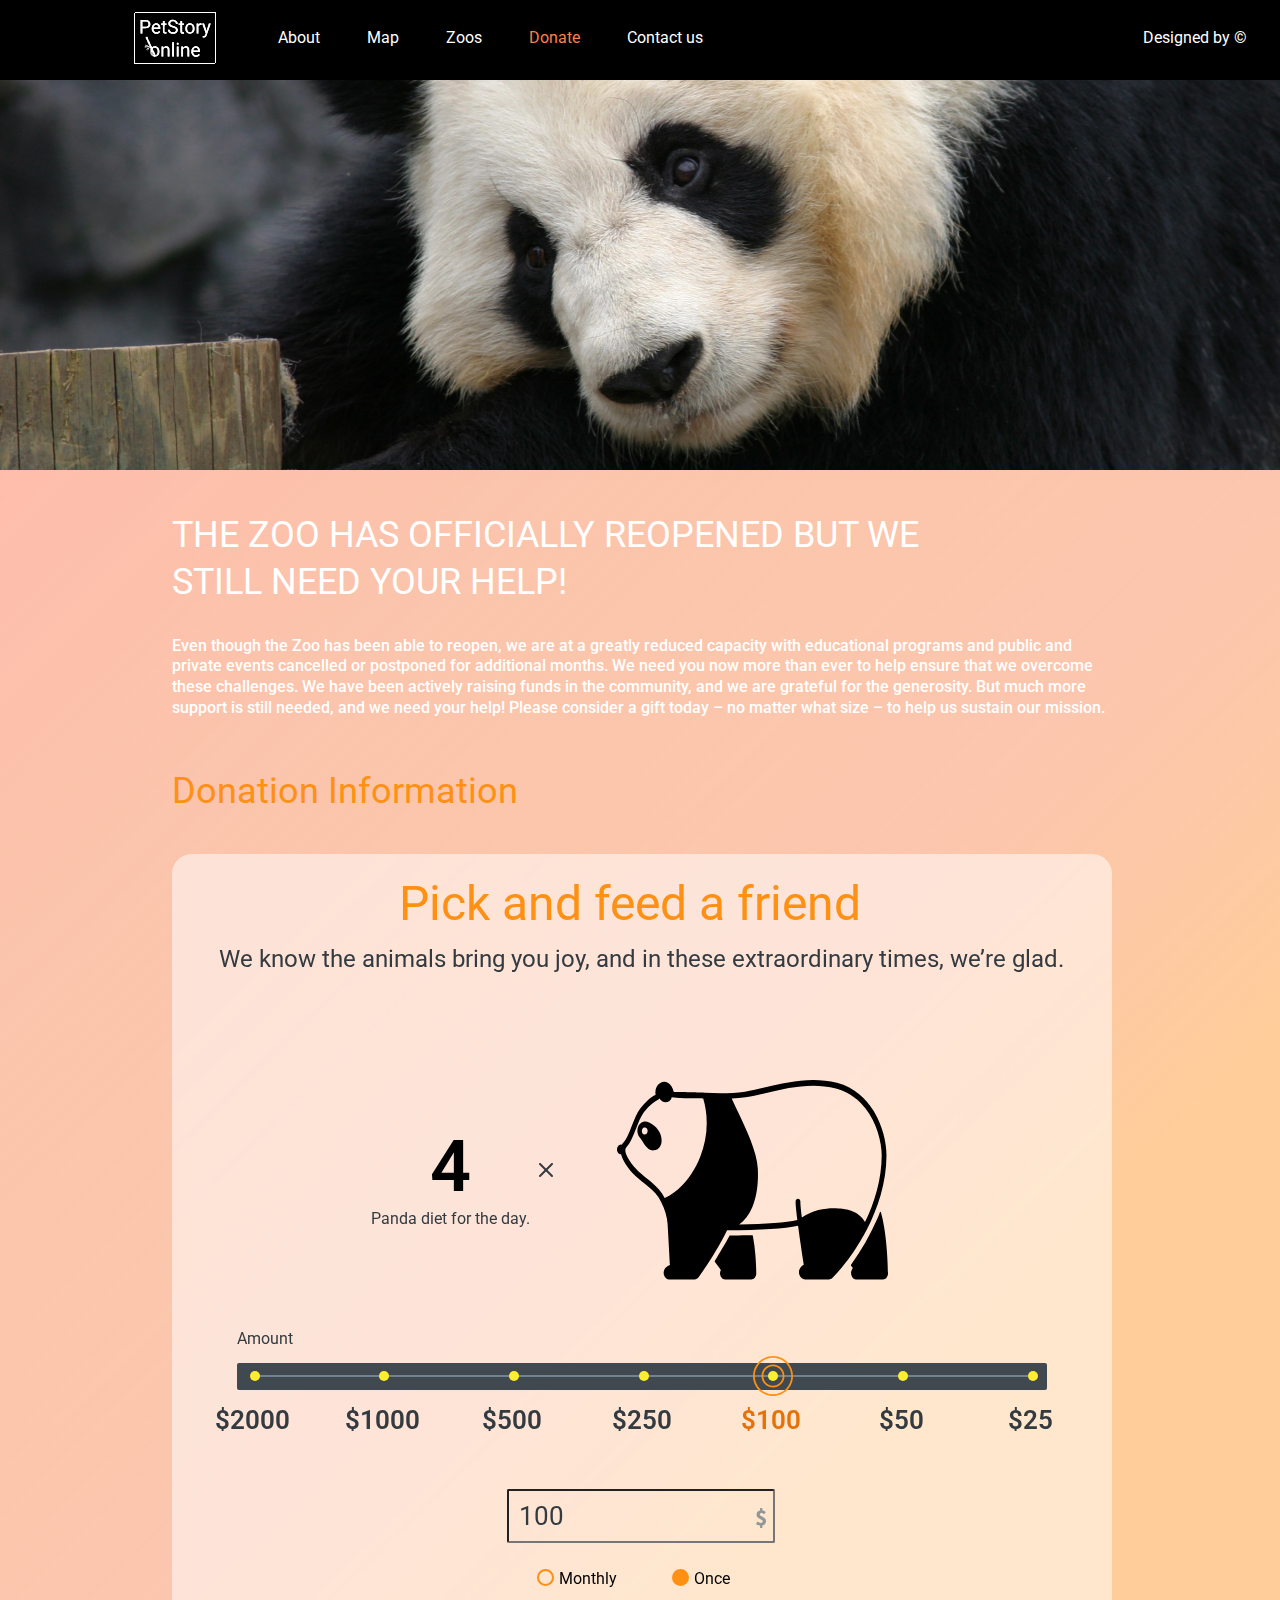
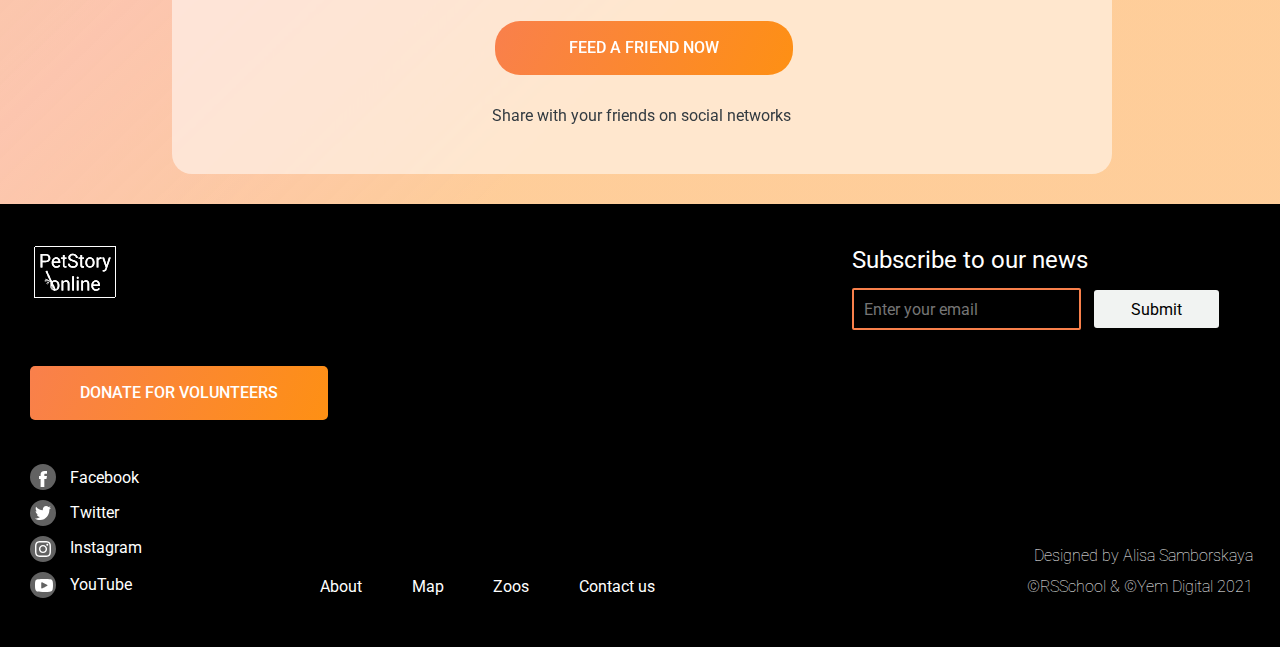
<file: pages/donate/index.html>
<!doctype html>
 
<html lang="en">
<head>
  <meta charset="utf-8">
 
  <title>Donate</title>
  <meta name="description" content="The HTML5 Herald">
  <meta name="author" content="SitePoint">
  <meta name='viewport' content='width=device-width,initial-scale=1'/>
  <script src="../donate/script.js"></script>
  <link rel="stylesheet" href="style.css">
  <link href="https://fonts.googleapis.com/css2?family=Roboto:ital,wght@0,100;0,300;0,400;0,500;0,700;0,900;1,100;1,300;1,400;1,500;1,700;1,900&display=swap" rel='stylesheet'>
</head>
 
<body class="grid1" id="body-noscroll">
  <div class="body-shadow" onclick="onClickMenu()" id="body-shadow"></div>
  
  <header>
    <div class="header-logo"><a href="../../pages/main/index.html"><img src="../../assets/icons/logo_petstory.svg" alt="Pet story"></a></div>
    <div class="header-logo_640"><a href="../../pages/main/index.html"><img src="../../assets/icons/logo_petstory_640.svg" alt="Pet story"></a></div>
      <nav>
        <ul class="nav-list">
          <li><a href="../../pages/main/index.html">About</a></li>
          <li><a href="#">Map</a></li>
          <li><a href="#">Zoos</a></li>
          <li class="nav-donate">Donate</li>
          <li><a href="#">Contact us</a></li>
        </ul>
      </nav>
    <div class="header-design"><a href="https://www.figma.com/file/ypzT9idgAILaSRVRmDAJxn/online-zoo-3-weeks">Designed by ©</a></div>
   
    <div class="header-button" id="btn-menu" onclick="onClickMenu()">
      <div class="line"></div>
    </div>

    <div class="burger-menu" id="ul-menu">
      <div class="header-logo_burger"><a href="../../pages/main/index.html"><img src="../../assets/icons/Petstory_logo_burger.svg" alt="Pet story"></a></div>
      <ul class="nav-burger-list" >
        <li><a href="../../pages/main/index.html">About</a></li>
        <li><a href="#">Map</a></li>
        <li><a href="#">Zoos</a></li>
        <li><a href="../../pages/donate/index.html">Donate</a></li>
        <li><a href="#">Contact us</a></li>
        <li><a href="#">Designed by ©</a></li>
      </ul>
    </div>
    
    <!-- <span class="hamburger_640">
      <hr class="line1">
      <hr class="line2">
      <hr class="line3">
    </span> -->
  </header>

  <main class="grid2">
    <div class="header-picture"></div>
    <div class="pick-and-feed">
            <h1>PetStory Online</h1>
            <div class="pick-and-feed-donate-info">
                <h3 class="pick-and-feed-donate-info-h3">THE ZOO HAS OFFICIALLY REOPENED BUT WE STILL NEED YOUR HELP!</h3>
                <p class="pick-and-feed-donate-info-text">Even though the Zoo has been able to reopen, we are at a greatly 
                    reduced capacity with educational programs and public and private events cancelled or postponed for additional months.
                    We need you now more than ever to help ensure that we overcome these challenges. We have been actively raising funds 
                    in the community, and we are grateful for the generosity.  But much more support is still needed, and we need your help!
                    Please consider a gift today &ndash; no matter what size &ndash; to help us sustain our mission.
                </p>
            </div>
            <h3 class="pick-and-feed-donate-info-donate">Donation Information</h3>
            <div class="pick-and-feed-donate-board">
                <h2 class="pick-and-feed-donate-board-h2">Pick and feed a friend</h2>
                <p class="pick-and-feed-donate-board-text1">We know the animals bring you joy, and in these extraordinary times, we&rsquo;re glad.</p>
                
                <div class="pick-and-feed-donate-board-quanted">
                    <p class="pick-and-feed-donate-board-4">4</p>
                    <p class="pick-and-feed-donate-board-text2">Panda diet for the day.</p>
                </div>

                <p class="pick-and-feed-donate-board-text3">Amount</p>

                <div class="pick-and-feed-donate-board-x"><img src="../../assets/icons/x_icon.svg" alt="x"></div>
                <div class="pick-and-feed-donate-board-panda"><img src="../../assets/icons/animals-widget-panda.svg" alt="Pet story" width="98%"></div>
                <!-- <div class="pick-and-feed-donate-board-roller"><img src="../../assets/icons/roller_icon.svg" alt=""></div> -->

                <div class="pick-and-feed-donate-board-slideway">

                  <div class="input-label-holder disabled5000">
                    <input type="radio" class="custom-checkbox" name="radios" id="sum5000" value="5000" >
                    <label for="sum5000">
                      <img src="../../assets/icons/slideway-ellipse.svg" alt="">
                      <img src="../../assets/icons/roller_icon.svg" alt=""  class="checked">
                    </label>
                    <p id="d25">$5000</p>
                  </div>

                  <div class="input-label-holder disabled2000">
                    <input type="radio" class="custom-checkbox" name="radios" id="sum2000" value="2000">
                    <label for="sum2000">
                      <img src="../../assets/icons/slideway-ellipse.svg" alt="">
                      <img src="../../assets/icons/roller_icon.svg" alt="" class="checked">
                    </label>
                    <p id="d25">$2000</p>
                  </div>

                  <div class="input-label-holder disabled1000">
                    <input type="radio" class="custom-checkbox" name="radios" id="sum1000" value="1000">
                    <label for="sum1000">
                      <img src="../../assets/icons/slideway-ellipse.svg" alt="">
                      <img src="../../assets/icons/roller_icon.svg" alt="" class="checked">
                    </label>
                    <p id="d25">$1000</p>
                  </div>

                  <div class="input-label-holder">
                    <input type="radio" class="custom-checkbox" name="radios" id="sum500" value="500">
                    <label for="sum500">
                      <img src="../../assets/icons/slideway-ellipse.svg" alt="">
                      <img src="../../assets/icons/roller_icon.svg" alt="" class="checked">
                    </label>
                    <p id="d25">$500</p>
                  </div>

                  <div class="input-label-holder">
                    <input type="radio" class="custom-checkbox" name="radios" id="sum250" value="250">
                    <label for="sum250">
                      <img src="../../assets/icons/slideway-ellipse.svg" alt="">
                      <img src="../../assets/icons/roller_icon.svg" alt="" class="checked">
                    </label>
                    <p id="d25">$250</p>
                  </div>

                  <div class="input-label-holder">
                    <input type="radio" class="custom-checkbox" name="radios" id="sum100" value="100" checked >
                    <label for="sum100">
                      <img src="../../assets/icons/slideway-ellipse.svg" alt="">
                      <img src="../../assets/icons/roller_icon.svg" alt="" class="checked">
                    </label>
                    <p id="d25">$100</p>
                  </div>

                  <div class="input-label-holder">
                    <input type="radio" class="custom-checkbox" name="radios" id="sum50" value="50">
                    <label for="sum50">
                      <img src="../../assets/icons/slideway-ellipse.svg" alt="">
                      <img src="../../assets/icons/roller_icon.svg" alt="" class="checked">
                    </label>
                    <p id="d25">$50</p>
                  </div>

                  <div class="input-label-holder">
                    <input type="radio" class="custom-checkbox" name="radios" id="sum25" value="25">
                    <label for="sum25">
                      <img src="../../assets/icons/slideway-ellipse.svg" alt="">
                      <img src="../../assets/icons/roller_icon.svg" alt="" class="checked">
                    </label>
                    <p id="d25">$25</p>
                  </div>



                    <!-- <div class="pick-and-feed-donate-board-slideway-ellipse1">
                      <a href="#"><img src="../../assets/icons/slideway-ellipse.svg" alt=""></a>
                    </div> -->

                    <!-- <div class="pick-and-feed-donate-board-slideway-ellipse2"><a href="#"><img src="../../assets/icons/slideway-ellipse.svg" alt=""></a></div>
                    <div class="pick-and-feed-donate-board-slideway-ellipse3"><a href="#"><img src="../../assets/icons/slideway-ellipse.svg" alt=""></a></div>
                    <div class="pick-and-feed-donate-board-slideway-ellipse4"><a href="#"><img src="../../assets/icons/slideway-ellipse.svg" alt=""></a></div>
                    <div class="pick-and-feed-donate-board-slideway-ellipse5"><a href="#"><img src="../../assets/icons/slideway-ellipse.svg" alt=""></a></div>
                    <div class="pick-and-feed-donate-board-slideway-ellipse6"><a href="#"><img src="../../assets/icons/slideway-ellipse.svg" alt=""></a></div>
                    <div class="pick-and-feed-donate-board-slideway-ellipse7"><a href="#"><img src="../../assets/icons/slideway-ellipse.svg" alt=""></a></div>
                    <div class="pick-and-feed-donate-board-slideway-ellipse8"><a href="#"><img src="../../assets/icons/slideway-ellipse.svg" alt=""></a></div> -->
                </div>

                <!-- <div class="pick-and-feed-donate-board-money">
                    <div class="pick-and-feed-donate-board-slideway-5000"><p>$5000</p></div>
                    <div class="pick-and-feed-donate-board-slideway-2000"><p>$2000</p></div>
                    <div class="pick-and-feed-donate-board-slideway-1000"><p>$1000</p></div>
                    <div class="pick-and-feed-donate-board-slideway-500"><p>$500</p></div>
                    <div class="pick-and-feed-donate-board-slideway-250"><p>$250</p></div>
                    <div class="pick-and-feed-donate-board-slideway-100"><p>&nbsp;$100</p></div>
                    <div class="pick-and-feed-donate-board-slideway-50"><p>&nbsp;&nbsp;&nbsp;$50</p></div>
                    <div class="pick-and-feed-donate-board-slideway-25"><p>&nbsp;&nbsp;&nbsp;&nbsp;&nbsp;$25</p></div>
                </div> -->


                <form class="pick-and-feed-donate-board-pay"> 
                    <input class="pick-and-feed-donate-input" class="number" type="number" id="pay-sum" name="num" onkeypress="if( this.value.length > 3 ) return false;" value="100" oninput="checkValue()">
                    <div class="pick-and-feed-donate-dollar"><img src="../../assets/icons/dollar-gray.svg" alt=""></div>
                    <div class="radio-item">
                        <input type="radio" id="ritema" name="ritem" value="ropt1">
                        <label for="ritema">Monthly</label>
                    </div>
                    
                    <div class="radio-item">
                        <input type="radio" id="ritemb" name="ritem" value="ropt2" checked>
                        <label for="ritemb">Once</label>
                    </div>
                    <input class="pick-and-feed-donate-submit" type="button" value="Feed a friend now">
                </form>

                <p class="pick-and-feed-donate-board-text4">Share with your friends on social networks</p>
                    
                
            </div>
            
    </div>
  </main> 
  <footer>
    <div class="footer-logo"><a href="../../pages/main/index.html"><img src="../../assets/icons/logo_petstory.svg" alt="Pet story"></a></div>
    <div class="footer-logo-320"><a href="#"><img src="../../assets/icons/Petstory_logo_320.svg" alt="Pet story"></a></div>
    <button class="footer-button">donate for volunteers</button>
   
    <div class="footer-social">
      <button class="footer-social-icons-facebook" onclick="window.location.href = 'https://ru-ru.facebook.com' , '_blank'" >
        <img src="../../assets/icons/Facebook.svg" alt="Facebook">
        <p class="footer-social-text-facebook">Facebook</p>
      </button>
        
     
      <button class="footer-social-icons-twitter" onclick="window.location.href = 'https://twitter.com/?lang=ru';">
        <img src="../../assets/icons/Twitter.svg" alt="Twitter">
        <p class="footer-social-text-twitter">Twitter</p>
      </button>
        

      <button class="footer-social-icons-instagram" onclick="window.location.href = 'https://www.instagram.com';">
        <img src="../../assets/icons/Instagram.svg" alt="Instagram">
        <p class="footer-social-text-instagram">Instagram</p>
      </button>
        

      <button class="footer-social-icons-youtube" onclick="window.location.href = 'https://www.youtube.com';">
        <img src="../../assets/icons/YouTube.svg" alt="Instagram">
        <p class="footer-social-text-youtube">YouTube</p>
      </button>
    </div>
    
    <nav class="footer-nav">
        <div><a href="../../pages/main/index.html">About</a></div>
        <div><a href="#">Map</a></div>
        <div><a href="#">Zoos</a></div>
        <div><a href="../../pages/donate/index.html">Contact us</a></div>
    </nav>
    <div class="footer-designed">
      <div class="footer-designed-p"><p>Designed by Alisa Samborskaya</p><p>&#169;RSSchool &#38; &#169;Yem Digital 2021</p></div>
    </div>
    <div class="footer-subscribe">
      <p>Subscribe to our news</p>
      <form class="footer-subscribe-form" action="#">
        <input class="footer-subscribe-email" type="email" id="email" name="email" value="" placeholder="Enter your email" >
        <input class="footer-subscribe-submit" type="submit" value="Submit">
      </form>
    </div>
  </footer>
</body>
</html>
</file>
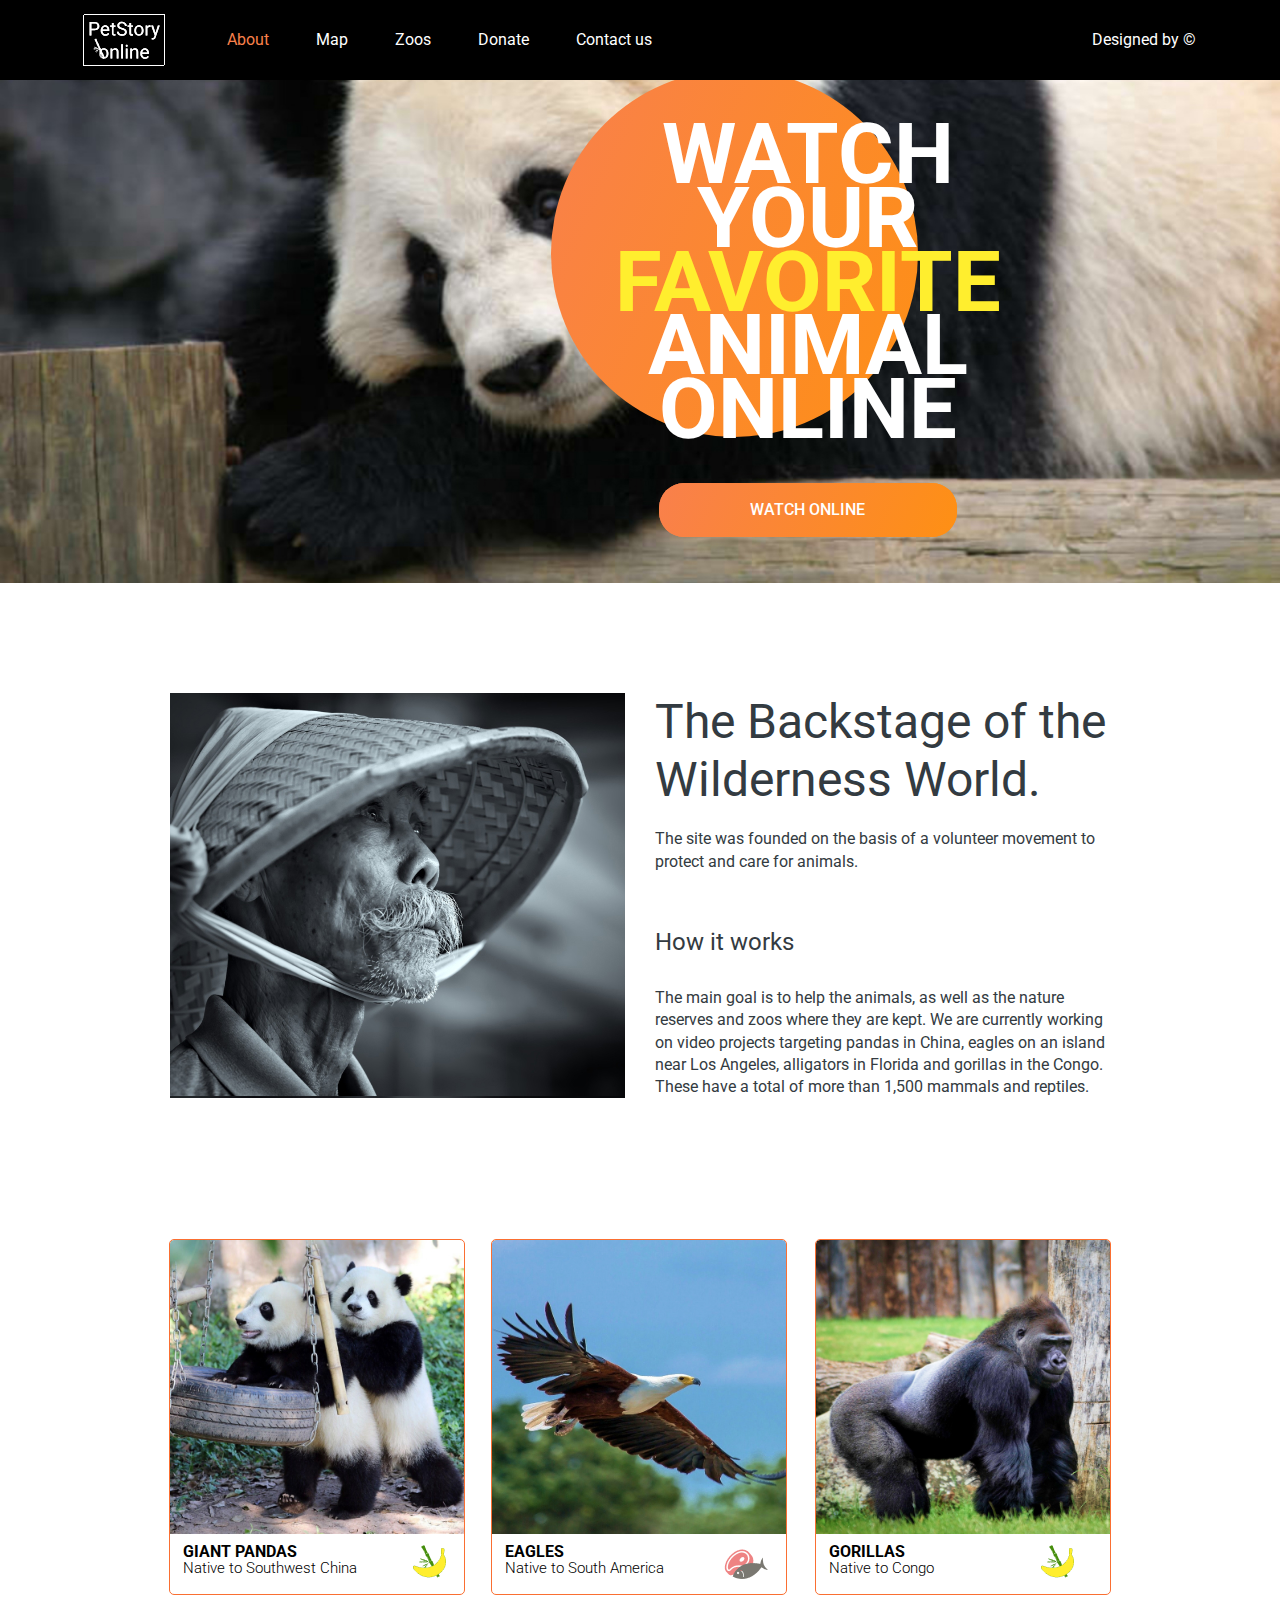
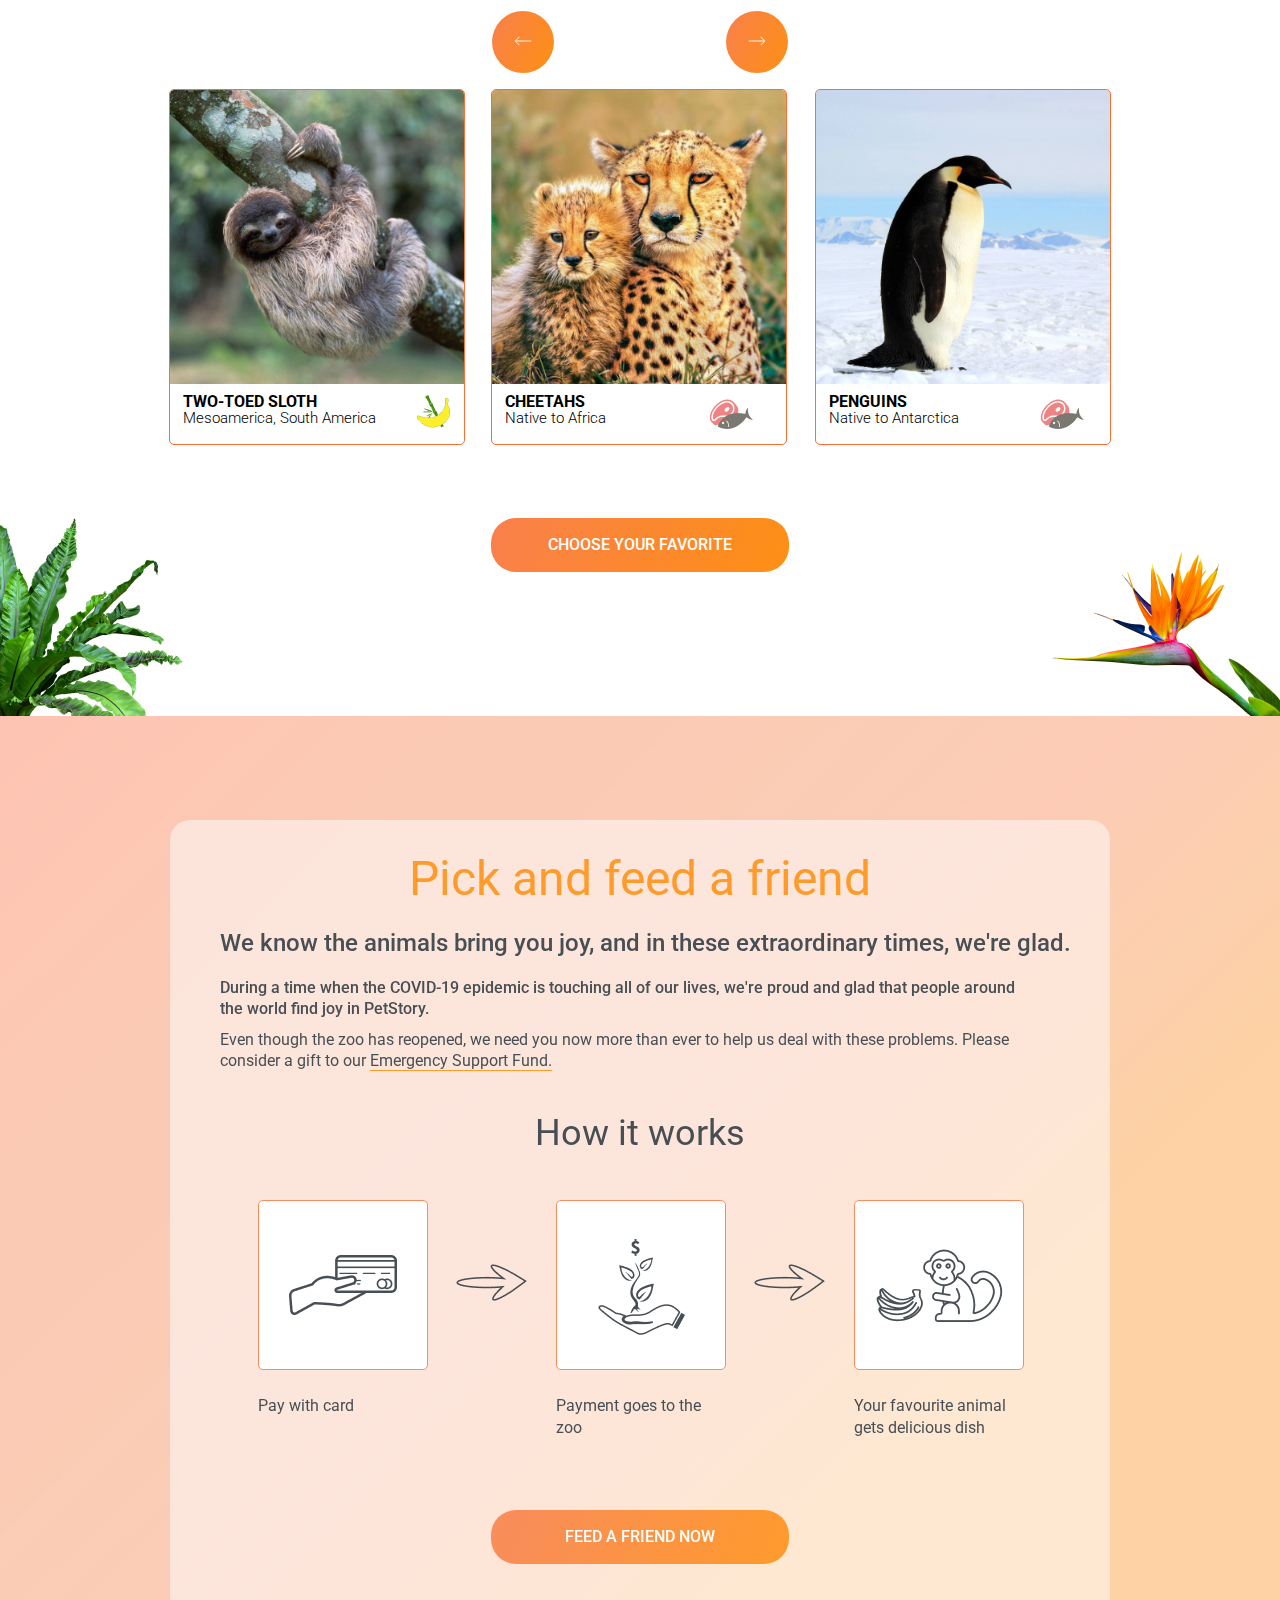
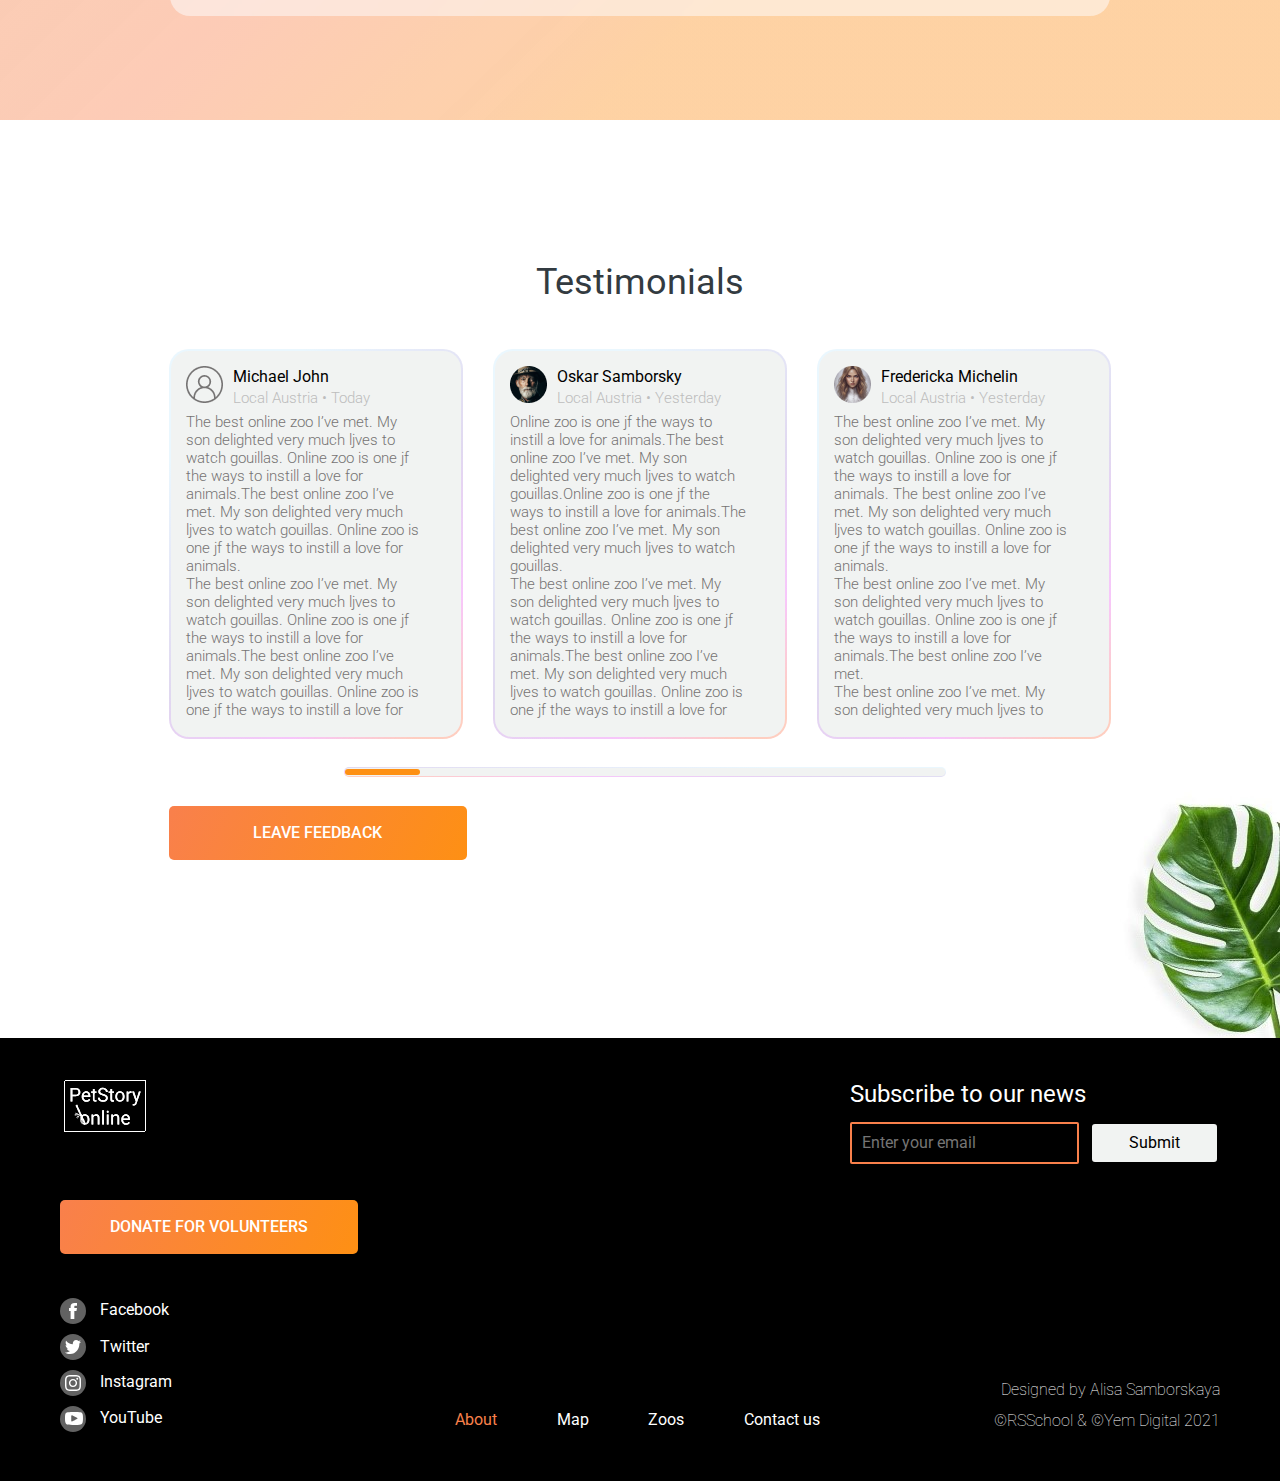
<file: pages/main/index.html>
<!doctype html>
 
<html lang="en">
<head>
  <meta charset="utf-8">
 
  <title>PetStory</title>
  <meta name="description" content="The HTML5 Herald">
  <meta name="author" content="SitePoint">

  <meta name='viewport' content='width=device-width,initial-scale=1'/>
  <meta content='true' name='HandheldFriendly'/>
  <meta content='width' name='MobileOptimized'/>
  <meta content='yes' name='apple-mobile-web-app-capable'/>
  <script src="../main/script.js"></script>
  <link rel="stylesheet" href="style.css">
  <link href="https://fonts.googleapis.com/css2?family=Roboto:ital,wght@0,100;0,300;0,400;0,500;0,700;0,900;1,100;1,300;1,400;1,500;1,700;1,900&amp;display=swap" rel="stylesheet">
  <!-- <link href="https://fonts.googleapis.com/css2?family=Roboto:ital,wght@0,100;0,300;0,400;0,500;0,700;0,900;1,100;1,300;1,400;1,500;1,700;1,900&display=swap" rel='stylesheet'> -->
</head>
 
<body class="grid1" id="body-noscroll">
  <div class="body-shadow" onclick="onClickMenu()" id="body-shadow"></div>
  <div class="body-shadow-cards1" onclick="onClickPopup1()" id="body-shadow-card1"></div>
  <div class="body-shadow-cards2" onclick="onClickPopup2()" id="body-shadow-card2"></div>
  <div class="body-shadow-cards3" onclick="onClickPopup3()" id="body-shadow-card3"></div>

  <header>
    <div class="header-logo"><a href="../../pages/main/index.html"><img src="../../assets/icons/logo_petstory.svg" alt="Pet story"></a></div>
    <div class="header-logo_640"><a href="../../pages/main/index.html"><img src="../../assets/icons/logo_petstory_640.svg" alt="Pet story"></a></div>
      <nav>
        <ul class="nav-list">
          <li class="nav-about">About</li>
          <li><a href="#">Map</a></li>
          <li><a href="#">Zoos</a></li>
          <li><a href="../../pages/donate/index.html">Donate</a></li>
          <li><a href="#">Contact us</a></li>
        </ul>
      </nav>
    <div class="header-design"><a href="https://www.figma.com/file/ypzT9idgAILaSRVRmDAJxn/online-zoo-3-weeks">Designed by ©</a></div>
    
    <div class="header-button" id="btn-menu" onclick="onClickMenu()">
      <div class="line"></div>
    </div>

    <div class="burger-menu" id="ul-menu">
      <div class="header-logo_burger"><a href="../../pages/main/index.html"><img src="../../assets/icons/Petstory_logo_burger.svg" alt="Pet story"></a></div>
      <ul class="nav-burger-list" >
        <li><a href="../../pages/main/index.html">About</a></li>
        <li><a href="#">Map</a></li>
        <li><a href="#">Zoos</a></li>
        <li><a href="../../pages/donate/index.html">Donate</a></li>
        <li><a href="#">Contact us</a></li>
        <li><a href="#">Designed by ©</a></li>
      </ul>
    </div>
   
  </header>

  <main>
  
    
      <div class="animalOnline">
          <h1>PetStory Online</h1>
          <div class="animalOnline-ellipse"> <img src="../../assets/icons/Ellipse_6.svg" alt="ellipse"></div>
            <div class="animalOnline-text">
              <p class="animalOnline-text-p">Watch your <span class="color-text">favorite</span> animal online</p>
            </div>    
              <form class="animalOnline-button" action="index.html" method="post">
                <input class="animalOnline-button" type="button" value="watch online" onClick="window.location='../../pages/main/index.html'"/>
              </form>
      </div>

      <div class="backstage">
        <div class="backstage-pic"></div>

        <div class="backstage-text"><h2>The Backstage of the Wilderness World.</h2>
                                    <p class="backstage-text-p">The site was founded on the basis of a volunteer movement to protect and care for animals.</p>
                                    <p class="backstage-sub-header">How it works</p>
                                    <p class="backstage-text-p">The main goal is to help the animals, as well as the nature reserves and zoos where they are kept. We are currently working on video projects targeting pandas in China, eagles on an island near Los Angeles, alligators in Florida and gorillas in the Congo. These have a total of more than 1,500 mammals and reptiles.</p>
                                  </div>
        <!-- <div class="backstage-flowers1"><img src="../../assets/images/flower_foto1.jpg" alt="flowers"></div> -->
      </div>

      <div class="pets" >
        <button class="pets-ellipse-left"><img src="../../assets/icons/arrow_elips_left.svg" alt="left"></button>

        <button class="pets-ellipse-right"><img src="../../assets/icons/arrow_elips_right.svg" alt="right"></button>

        <div class="pets-item-panda">         
          <img class="pets-main-picture" src="../../assets/images/pandas.jpg" alt="pandas">
          <p class="pets-text-h1">Giant Pandas </p><p class="pets-text">Native to Southwest China</p>
          <img class="pets-eat-picture"src="../../assets/icons/banana-bamboo_icon.png" alt="plant-eating">
        </div>
         
        <div class="pets-item-eagle">
          <img class="pets-main-picture" src="../../assets/images/eagle.jpg" alt="eagle">
          <p class="pets-text-h1">Eagles</p><p class="pets-text">Native to South America</p>
          <img class="pets-eat-picture"src="../../assets/icons/meet-fish_icon.png" alt="plant-eating">
        </div>
        
        
        <div class="pets-item-gorilla">
          <img class="pets-main-picture" src="../../assets/images/gorilla.jpg" alt="gorilla">
          <p class="pets-text-h1">Gorillas</p><p class="pets-text">Native to Congo</p>
          <img class="pets-eat-picture"src="../../assets/icons/banana-bamboo_icon.png" alt="plant-eating">
        </div>

        <div class="pets-item-lazybones">
          <img class="pets-main-picture" src="../../assets/images/lazybones.jpg" alt="lazybones">
          <p class="pets-text-h1">Two-toed Sloth</p><p class="pets-text">Mesoamerica, South America</p>
          <img class="pets-eat-picture"src="../../assets/icons/banana-bamboo_icon.png" alt="plant-eating">
        </div>
        
        <div class="pets-item-leopards">
          <img class="pets-main-picture" src="../../assets/images/leopards.jpg" alt="leopards">
          <p class="pets-text-h1">cheetahs</p><p class="pets-text">Native to Africa</p>
          <img class="pets-eat-picture"src="../../assets/icons/meet-fish_icon.png" alt="plant-eating">
        </div>      
        
        <div class="pets-item-penguin">
          <img class="pets-main-picture" src="../../assets/images/pinguin.jpg" alt="penguin">
          <p class="pets-text-h1">Penguins</p><p class="pets-text">Native to Antarctica</p>
         <img class="pets-eat-picture"src="../../assets/icons/meet-fish_icon.png" alt="plant-eating">
        </div>      
        
        
        <!-- <img class="pets-plant-left" src="../../assets/images/palm_foto.png" alt="palm">  -->
        <!-- <img class="pets-plant-right" src="../../assets/images/strelitzia.png" alt="strelitzia">     -->
        <button class="pets-button" onclick="alert('интерактивная кнопка!')">choose your favorite</button>       
      </div>

      <div class="pickAndFeed">
        <div class="pickAndFeed-window">
          <div class="pickAndFeed-full-text">
            <p class="pickAndFeed-header">Pick and feed a friend</p>
            <p class="pickAndFeed-text1">We know the animals bring you joy, and in these extraordinary times, we&#39re glad.</p>
            <p class="pickAndFeed-text2">During a time when the COVID-19 epidemic is touching all of our lives, we&#39re proud and glad that people around the world find joy in PetStory.</p>
            <p class="pickAndFeed-text3">Even though the zoo has reopened, we need you now more than ever to help us deal with these problems. Please consider a gift to our <a href="../../pages/donate/index.html">Emergency Support Fund.</a></p>
          </div>

          <div class="pickAndFeed-h3"><h3>How it works</h3></div>
          <div class="pickAndFeed-square1"><img class="pickAndFeed-square-icon1" src="../../assets/icons/pay.png" alt=""></div>
          <div class="pickAndFeed-square2"><img class="pickAndFeed-square-icon2" src="../../assets/icons/zoo.png" alt=""></div>
          <div class="pickAndFeed-square3"><img class="pickAndFeed-square-icon3" src="../../assets/icons/monkey.png" alt=""></div>
          <div class="pickAndFeed-arrow1"><img src="../../assets/icons/Vector.png" alt=""></div>
          <div class="pickAndFeed-arrow2"><img src="../../assets/icons/Vector.png" alt=""></div>
          <div class="pickAndFeed-arrow3-640"><img src="../../assets/icons/arrow_640.svg" alt=""></div>
          <div class="pickAndFeed-arrow4-640"><img src="../../assets/icons/arrow_640.svg" alt=""></div>
          
          <p class="pickAndFeed-square-text1">Pay with card</p>
          <p class="pickAndFeed-square-text2">Payment goes to the zoo</p>
          <p class="pickAndFeed-square-text3">Your favourite animal gets delicious dish</p>

          <button class="pickAndFeed-button" onclick="window.location.href = '../../pages/donate/index.html';">Feed a friend now</button>  
        </div>
      </div>

      <div class="testimonials">
        <div class="testimonials-h3"><h3>Testimonials</h3></div>

        <div class="testimonials-comments"> 
            <div class="testimonials-comments-line" id="popup-cards">

              <div class="wrapper-testimonials-comment">
                  <div class="testimonials-comment1" id="popup-card1" onclick="onClickPopup1()">
                    <img class="testimonials-user_icons" src="../../assets/icons/user_icon1.png" alt="">
                    <p class="testimonials-comments-text1">Michael John</p>
                    <p class="testimonials-comments-text2">Local Austria &bull; Today</p>
                    <p class="testimonials-comments-text3">The best online zoo I&rsquo;ve met. My son delighted very much ljves to watch gouillas. Online zoo is one jf the ways to instill a love for animals.The best online zoo I&rsquo;ve met. My son delighted very much ljves to watch gouillas. Online zoo is one jf the ways to instill a love for animals.<br>
                      The best online zoo I&rsquo;ve met. My son delighted very much ljves to watch gouillas. Online zoo is one jf the ways to instill a love for animals.The best online zoo I&rsquo;ve met. My son delighted very much ljves to watch gouillas. Online zoo is one jf the ways to instill a love for 
                    </p>
                  </div>
                  <div class="testimonials-button-x" id="testimonials-btn-x" onclick="onClickPopup1()">
                    <div class="line"></div>
                  </div>
              </div>

              <div class="wrapper-testimonials-comment">
                  <div class="testimonials-comment2" id="popup-card2" onclick="onClickPopup2()">
                    <img class="testimonials-user_icons" src="../../assets/icons/user_icon2.png" alt="">
                    <p class="testimonials-comments-text1">Oskar Samborsky</p>
                    <p class="testimonials-comments-text2">Local Austria &bull; Yesterday</p>
                    <p class="testimonials-comments-text3">Online zoo is one jf the ways to instill a love for animals.The best online zoo I&rsquo;ve met. My son delighted very much ljves to watch gouillas.Online zoo is one jf the ways to instill a love for animals.The best online zoo I&rsquo;ve met. My son delighted very much ljves to watch gouillas. <br> 
                      The best online zoo I&rsquo;ve met. My son delighted very much ljves to watch gouillas. Online zoo is one jf the ways to instill a love for animals.The best online zoo I&rsquo;ve met. My son delighted very much ljves to watch gouillas. Online zoo is one jf the ways to instill a love for </div>
                    
                      <div class="testimonials-button-x2" id="testimonials-btn-x2" onclick="onClickPopup2()">
                      <div class="line"></div>
                    </div>
              </div>

              <div class="wrapper-testimonials-comment">
                <div class="testimonials-comment3" id="popup-card3" onclick="onClickPopup3()">
                  <img class="testimonials-user_icons" src="../../assets/icons/user_icon3.png" alt="">
                  <p class="testimonials-comments-text1">Fredericka Michelin</p>
                  <p class="testimonials-comments-text2">Local Austria &bull; Yesterday</p>
                  <p class="testimonials-comments-text3">The best online zoo I&rsquo;ve met. My son delighted very much ljves to watch gouillas. Online zoo is one jf the ways to instill a love for <br> animals. The best online zoo I&rsquo;ve met. My son delighted very much ljves to watch gouillas. Online zoo is one jf the ways to instill a love for animals.<br>The best online zoo I&rsquo;ve met. My son delighted very much ljves to watch gouillas. Online zoo is one jf the ways to instill a love for animals.The best online zoo I&rsquo;ve met.<br> 
                    The best online zoo I&rsquo;ve met. My son delighted very much ljves to</p>
                </div>
                <div class="testimonials-button-x3" id="testimonials-btn-x3" onclick="onClickPopup3()">
                  <div class="line"></div>
                </div>
              </div>

              <div class="wrapper-testimonials-comment">
              <div class="testimonials-comment4">
                  <img class="testimonials-user_icons" src="../../assets/icons/user_icon4.png" alt="">
                  <p class="testimonials-comments-text1">Mila Riksha</p>
                  <p class="testimonials-comments-text2">Local Austria &bull; Yesterday</p>
                  <p class="testimonials-comments-text3">My son delighted very much ljves to watch gouillas. Online zoo is one jf the ways to instill a love for animals.The best online zoo I&rsquo;ve met. My son delighted very much ljves to watch gouillas. Online zoo is one jf the ways to instill a love for animals.The best online zoo I&rsquo;ve met. My son delighted very much ljves to watch gouillas. Online zoo is one jf the ways  to instill a love for animals.The best online zoo I&rsquo;ve met. My son delighted very much ljves to watch gouillas.<br> 
                    The best online zoo I&rsquo;ve met. My son delighted very much ljves to watch gouillas. Online zoo is one jf</p>
                </div>
              </div>

              <div class="wrapper-testimonials-comment">
                <div class="testimonials-comment5">
                  <img class="testimonials-user_icons" src="../../assets/icons/user_icon4.png" alt="">
                  <p class="testimonials-comments-text1">Mila Riksha</p>
                  <p class="testimonials-comments-text2">Local Austria &bull; Yesterday</p>
                  <p class="testimonials-comments-text3">My son delighted very much ljves to watch gouillas. Online zoo is one jf the ways to instill a love for animals.The best online zoo I&rsquo;ve met. My son delighted very much ljves to watch gouillas. Online zoo is one jf the ways to instill a love for animals.The best online zoo I&rsquo;ve met. My son delighted very much ljves to watch gouillas. Online zoo is one jf the ways  to instill a love for animals.The best online zoo I&rsquo;ve met. My son delighted very much ljves to watch gouillas.<br> 
                    The best online zoo I&rsquo;ve met. My son delighted very much ljves to watch gouillas. Online zoo is one jf</p>
                </div>
              </div>

              <div class="wrapper-testimonials-comment">
                <div class="testimonials-comment6">
                  <img class="testimonials-user_icons" src="../../assets/icons/user_icon4.png" alt="">
                  <p class="testimonials-comments-text1">Mila Riksha</p>
                  <p class="testimonials-comments-text2">Local Austria &bull; Yesterday</p>
                  <p class="testimonials-comments-text3">My son delighted very much ljves to watch gouillas. Online zoo is one jf the ways to instill a love for animals.The best online zoo I&rsquo;ve met. My son delighted very much ljves to watch gouillas. Online zoo is one jf the ways to instill a love for animals.The best online zoo I&rsquo;ve met. My son delighted very much ljves to watch gouillas. Online zoo is one jf the ways  to instill a love for animals.The best online zoo I&rsquo;ve met. My son delighted very much ljves to watch gouillas.<br> 
                    The best online zoo I&rsquo;ve met. My son delighted very much ljves to watch gouillas. Online zoo is one jf</p>
                </div>
              </div>

              <div class="wrapper-testimonials-comment">
                <div class="testimonials-comment7">
                  <img class="testimonials-user_icons" src="../../assets/icons/user_icon4.png" alt="">
                  <p class="testimonials-comments-text1">Mila Riksha</p>
                  <p class="testimonials-comments-text2">Local Austria &bull; Yesterday</p>
                  <p class="testimonials-comments-text3">My son delighted very much ljves to watch gouillas. Online zoo is one jf the ways to instill a love for animals.The best online zoo I&rsquo;ve met. My son delighted very much ljves to watch gouillas. Online zoo is one jf the ways to instill a love for animals.The best online zoo I&rsquo;ve met. My son delighted very much ljves to watch gouillas. Online zoo is one jf the ways  to instill a love for animals.The best online zoo I&rsquo;ve met. My son delighted very much ljves to watch gouillas.<br> 
                    The best online zoo I&rsquo;ve met. My son delighted very much ljves to watch gouillas. Online zoo is one jf</p>
                </div>
              </div>

              <div class="wrapper-testimonials-comment">
                <div class="testimonials-comment8">
                  <img class="testimonials-user_icons" src="../../assets/icons/user_icon4.png" alt="">
                  <p class="testimonials-comments-text1">Mila Riksha</p>
                  <p class="testimonials-comments-text2">Local Austria &bull; Yesterday</p>
                  <p class="testimonials-comments-text3">My son delighted very much ljves to watch gouillas. Online zoo is one jf the ways to instill a love for animals.The best online zoo I&rsquo;ve met. My son delighted very much ljves to watch gouillas. Online zoo is one jf the ways to instill a love for animals.The best online zoo I&rsquo;ve met. My son delighted very much ljves to watch gouillas. Online zoo is one jf the ways  to instill a love for animals.The best online zoo I&rsquo;ve met. My son delighted very much ljves to watch gouillas.<br> 
                    The best online zoo I&rsquo;ve met. My son delighted very much ljves to watch gouillas. Online zoo is one jf</p>
                </div>
              </div>

              <div class="wrapper-testimonials-comment">
                <div class="testimonials-comment9">
                  <img class="testimonials-user_icons" src="../../assets/icons/user_icon4.png" alt="">
                  <p class="testimonials-comments-text1">Mila Riksha</p>
                  <p class="testimonials-comments-text2">Local Austria &bull; Yesterday</p>
                  <p class="testimonials-comments-text3">My son delighted very much ljves to watch gouillas. Online zoo is one jf the ways to instill a love for animals.The best online zoo I&rsquo;ve met. My son delighted very much ljves to watch gouillas. Online zoo is one jf the ways to instill a love for animals.The best online zoo I&rsquo;ve met. My son delighted very much ljves to watch gouillas. Online zoo is one jf the ways  to instill a love for animals.The best online zoo I&rsquo;ve met. My son delighted very much ljves to watch gouillas.<br> 
                    The best online zoo I&rsquo;ve met. My son delighted very much ljves to watch gouillas. Online zoo is one jf</p>
                </div>
              </div>

              <div class="wrapper-testimonials-comment">
                <div class="testimonials-comment10">
                  <img class="testimonials-user_icons" src="../../assets/icons/user_icon4.png" alt="">
                  <p class="testimonials-comments-text1">Mila Riksha</p>
                  <p class="testimonials-comments-text2">Local Austria &bull; Yesterday</p>
                  <p class="testimonials-comments-text3">My son delighted very much ljves to watch gouillas. Online zoo is one jf the ways to instill a love for animals.The best online zoo I&rsquo;ve met. My son delighted very much ljves to watch gouillas. Online zoo is one jf the ways to instill a love for animals.The best online zoo I&rsquo;ve met. My son delighted very much ljves to watch gouillas. Online zoo is one jf the ways  to instill a love for animals.The best online zoo I&rsquo;ve met. My son delighted very much ljves to watch gouillas.<br> 
                    The best online zoo I&rsquo;ve met. My son delighted very much ljves to watch gouillas. Online zoo is one jf</p>
                </div>
              </div>

              <div class="wrapper-testimonials-comment">
                <div class="testimonials-comment11">
                  <img class="testimonials-user_icons" src="../../assets/icons/user_icon4.png" alt="">
                  <p class="testimonials-comments-text1">Mila Riksha</p>
                  <p class="testimonials-comments-text2">Local Austria &bull; Yesterday</p>
                  <p class="testimonials-comments-text3">My son delighted very much ljves to watch gouillas. Online zoo is one jf the ways to instill a love for animals.The best online zoo I&rsquo;ve met. My son delighted very much ljves to watch gouillas. Online zoo is one jf the ways to instill a love for animals.The best online zoo I&rsquo;ve met. My son delighted very much ljves to watch gouillas. Online zoo is one jf the ways  to instill a love for animals.The best online zoo I&rsquo;ve met. My son delighted very much ljves to watch gouillas.<br> 
                    The best online zoo I&rsquo;ve met. My son delighted very much ljves to watch gouillas. Online zoo is one jf</p>
                </div>
              </div>
            </div>
        </div>   
        <div class="testimonials-scroll">
              <input class="testimonials-scroll-line" type="range" id="volume" name="volume" min="0" max="8" value="0" step="1">
          </div>


        <div class="testimonials-scroll-anchor"></div>
        <button class="testimonials-button" >leave feedback</button>  
        <div class="testimonials-flowers1"><img src="../../assets/images/leav_foto.jpg" alt="leaf"></div>
      </div>

   </main> 
  <footer>
    <div class="footer-logo"><a href="#"><img src="../../assets/icons/logo_petstory.svg" alt="Pet story"></a></div>
    <div class="footer-logo-320"><a href="#"><img src="../../assets/icons/Petstory_logo_320.svg" alt="Pet story"></a></div>
    <button class="footer-button" onclick="window.location.href = '../../pages/donate/index.html';">donate for volunteers</button>
    <div class="footer-social">

      <button class="footer-social-icons-facebook" onclick="window.location.href = 'https://ru-ru.facebook.com';">
        <img src="../../assets/icons/Facebook.svg" alt="Facebook">
        <p class="footer-social-text-facebook">Facebook</p>
      </button>
        
     
      <button class="footer-social-icons-twitter" onclick="window.location.href = 'https://twitter.com/?lang=ru';">
        <img src="../../assets/icons/Twitter.svg" alt="Twitter">
        <p class="footer-social-text-twitter">Twitter</p>
      </button>
        

      <button class="footer-social-icons-instagram" onclick="window.location.href = 'https://www.instagram.com';">
        <img src="../../assets/icons/Instagram.svg" alt="Instagram">
        <p class="footer-social-text-instagram">Instagram</p>
      </button>
        

      <button class="footer-social-icons-youtube" onclick="window.location.href = 'https://www.youtube.com';">
        <img src="../../assets/icons/YouTube.svg" alt="Instagram">
        <p class="footer-social-text-youtube">YouTube</p>
      </button>
       
    </div>
    <nav class="footer-nav">
        <div class="footer-about">About</a></div>
        <div><a href="#">Map</a></div>
        <div><a href="#">Zoos</a></div>
        <div><a href="../../pages/donate/index.html">Contact us</a></div>
    </nav>
    <div class="footer-designed">
      <div class="footer-designed-p"><p>Designed by Alisa Samborskaya</p><p>©RSSchool & ©Yem Digital 2021</p></div>
    </div>
    <div class="footer-subscribe">
      <p>Subscribe to our news</p>
      <div class="footer-subscribe-form">
        <form action="#">
          <input class="footer-subscribe-email" type="email" id="email" name="email" value="" placeholder="Enter your email" >
          <input class="footer-subscribe-submit" type="submit" value="Submit">
        </form>
      </div>
    </div>
  </footer>
</body>
</html>
</file>
<file: pages/donate/style.css>
body{
    overflow: overlay;
}

body.active{
    overflow: hidden;
}

.body-shadow{
    display: none;
    position:fixed;
    left:0;
    top:0;
    height:100vh;
    width:100vw;
    background: rgb(73, 72, 72);
    opacity:0.8;
    z-index: 1;
}


.body-shadow.active{
    display: block;
}

::-webkit-scrollbar {
    height: .65em;
    width: .65em;
  }
  
  ::-webkit-scrollbar-track,
  ::-webkit-scrollbar-corner {
    background-color: rgba(217, 217, 217, 0.0);
  }
  
  ::-webkit-scrollbar-thumb,
  ::-webkit-resizer {
    background: rgba(44, 44, 44, 0.6);
    border-radius: 5px;
    box-shadow: inset 0.05em 0.05em 0 rgba(0, 0, 0, 0.1), inset 0 -0.05em 0 rgba(0, 0, 0, 0.07);
  }


.grid1 {
    display: grid;
    grid-template-rows: 80px 1fr 443px;
    /* width: 1600px; */
    margin: 0px auto;
}

h1 {
    display: none;
}

/* ----------------------------------header-------------------------------------------- */

header {
    display: grid;
    grid-template-columns: 1fr 83px 540px 345px 110px 1fr;
    grid-gap: 30px;
    justify-content: center;
    align-items: center;
    background-color: rgb(0, 0, 0);
}

.header-logo {
    grid-column: 2 / 3;
    align-items: center;
}

.header-logo_640{
    display: none;
    grid-column: 2 / 3;
    align-items: center;
}

.header-logo img{
    margin-top: 12px;
}

.footer-nav-donate {
    color: #F9804B;
}

.nav-list li.nav-donate {
    color: #F9804B;
}

a {
    color: #ffffff;
}

a:hover {
    color: #F9804B;
}

.nav-list{
    font-family: 'Roboto';
    font-style: normal;
    font-weight: 400;
    font-size: 16px;
    line-height: 140%;
    padding-left: 0;
}

.nav-list li{
    display: inline-block; 
    margin: 0 20px 0 35px;
    
}

.nav-list a{
    text-decoration: none;
}



.header-design {
    grid-column: 5 / 6;
    font-family: 'Roboto';
    font-style: normal;
    font-weight: 400;
    font-size: 16px;
    line-height: 140%;
}

.header-design a {
    text-decoration: none;
}

.header-picture {
    height: 390px;
    background-image: url("../../assets/images/panda_donate.jpg");
    background-size:cover
}


.hamburger_640{
    display: none;
    cursor: pointer;
}


.hamburger_640 { 
    align-self: center;
    justify-self: end;
    
}

.hamburger_640  hr {
   width: 18px;
   height: 2px;
   border: none;
   background: #fff;
   border-radius: 5px;
   margin: 0 0 2px 0;
}

.hamburger_640:hover > hr{ 
    background: #E47209;
 }

 .hamburger_640:active > hr{ 
    background: #2c2721;
 }


/* ----------------------------------pick-and-feed-------------------------------------------- */


.pick-and-feed{
    display: grid;
    grid-template-columns: 1fr 1160px 1fr;
    grid-template-rows: 45px 140px 50px 100px 964px 1fr ;
    height: 1480px;
    background: linear-gradient(315.75deg, rgba(254, 210, 144, 0.7) 30.06%, #FEBDAB 100.95%, rgba(254, 210, 144, 0.7) 106.36%), linear-gradient(315.75deg, rgba(254, 189, 171, 0.74) 30.06%, rgba(243, 169, 248, 0.66) 50.74%, #E0D8F0 80.49%, #EAF7FE 127.9%, #EAF7FE 149.54%), linear-gradient(315.75deg, rgba(254, 189, 171, 0.74) 30.06%, rgba(243, 169, 248, 0.66) 50.74%, #E0D8F0 80.49%, #EAF7FE 127.9%, #EAF7FE 149.54%);
}


.pick-and-feed-donate-info{
    grid-column: 2 / 3;
    grid-row: 2 / 3;
}

.pick-and-feed-donate-info-h3 {
    font-family: 'Roboto';
    font-style: normal;
    font-weight: 400;
    font-size: 36px;
    line-height: 95%;
    color: #FFFFFF;
    margin: 0;
}

.pick-and-feed-donate-info-text {
    font-family: 'Roboto';
    font-style: normal;
    font-weight: 500;
    font-size: 16px;
    line-height: 130%;
    color: #FFFFFF;
}



.pick-and-feed-donate-info-donate {
    grid-column: 2 / 3;
    grid-row: 4 / 5;
    font-family: 'Roboto';
    font-style: normal;
    font-weight: 400;
    font-size: 36px;
    line-height: 95%;
    color: #FE9013;
    margin: 0;
}

.pick-and-feed-donate-board {
    grid-column: 2 / 3;
    grid-row: 5 / 6;
    display: grid;
    grid-template-columns: 1fr 215px 125px 42px 81px 51px 121px 105px 236px 1fr;
    grid-template-rows: 45px 70px 135px 60px 140px 50px 40px 30px 10px 30px 55px 80px 50px 85px 1fr ;
    height: 964px;
    left: 220px;
    background: rgba(255, 255, 255, 0.52);
    backdrop-filter: blur(2px);
    border-radius: 20px;
}

.pick-and-feed-donate-board-h2 {
    grid-column: 2 / 10;
    grid-row: 2 / 3;
    font-family: 'Roboto';
    font-style: normal;
    font-weight: 400;
    font-size: 48px;
    line-height: 95%;
    text-align: center;
    color: #FE9013;
    margin: 0;
}

.pick-and-feed-donate-board-text1 {
    grid-column: 2 / 10;
    grid-row: 3 / 4;
    font-family: 'Roboto';
    font-style: normal;
    font-weight: 400;
    font-size: 24px;
    line-height: 120%;
    color: #333B41;
    margin: 0;
}


.pick-and-feed-donate-board-quanted {
    grid-column: 3 / 5;
    grid-row: 5 / 6;
    font-family: 'Roboto';
    font-style: normal;
    font-weight: 400;
    font-size: 72px;
    line-height: 80%;
    text-align: center;
}
.pick-and-feed-donate-board-4 {
    grid-column: 3 / 5;
    grid-row: 5 / 6;
    font-family: 'Roboto';
    font-style: normal;
    font-weight: 600;
    font-size: 72px;
    line-height: 80%;
    /* text-align: center; */
    text-transform: uppercase;
    color: #000000;
    margin: 0;
}

.pick-and-feed-donate-board-text2 {
    grid-column: 3 / 5;
    grid-row: 5 / 6;
    font-family: 'Roboto';
    font-style: normal;
    font-weight: 400;
    font-size: 16px;
    line-height: 140%;
    /* text-align: center; */
    color: #333B41;
    margin-top: 12px;
}

.pick-and-feed-donate-board-text3 {
    grid-column: 2 / 3;
    grid-row: 7 / 8;
    font-family: 'Roboto';
    font-style: normal;
    font-weight: 400;
    font-size: 16px;
    line-height: 140%;
    text-align: left;
    color: #333B41;
    margin: 0;
}

.pick-and-feed-donate-board-text4 {
    grid-column: 4 / 9;
    grid-row: 15 / 16;
    font-family: 'Roboto';
    font-style: normal;
    font-weight: 400;
    font-size: 16px;
    line-height: 140%;
    text-align: left;
    color: #333B41;
    margin: 0;
}

.pick-and-feed-donate-board-x {
    grid-column: 5 / 6;
    grid-row: 5 / 6;
    margin-top: 25px;
    margin-left: 5px;
}

.pick-and-feed-donate-board-panda {
    grid-column: 6 / 9;
    grid-row: 4 / 6;
}

.pick-and-feed-donate-board-slideway {
    grid-column: 2 / 10;
    grid-row: 8 / 9;
    display: flex;
    /* margin: auto; */
    height: 27px;
    justify-content: space-between;
    padding-top: 2px;
    /* grid-column: 2 / 10;
    grid-row: 8 / 9;
    display: grid;
    grid-template-columns: repeat(8 , 60px);
    grid-template-rows: 25px; */
    background-image: url("../../assets/icons/slideway.svg");
    background-repeat: no-repeat;
    
}

.input-label-holder {
    display: flex;
    position: relative;
    top: 2px;
    flex-direction: column;
    align-items: center;
  }

.custom-checkbox {
    display: none;    
}

.pick-and-feed-donate-board-slideway .input-label-holder label {
    position: relative;
    margin-bottom: 18px;
    cursor: pointer;
    padding-right: 25px;
    padding-left: 25px;
}

.pick-and-feed-donate-board-slideway .input-label-holder .checked {
    display: none;
    position: absolute;
    bottom: -11px;
    right: 10px;
    transition: all 200ms ease-out;
}

.pick-and-feed-donate-board-slideway .input-label-holder p {
    position: absolute;
    top: 35px;
    margin: 0;
    font-family: 'Roboto';
    font-style: normal;
    font-weight: 600;
    font-size: 26px;
    line-height: 140%;
    text-transform: uppercase;
    color: #333B41;
}


.pick-and-feed-donate-board-slideway .input-label-holder input[type=radio]:checked~p {
    color: #e47209;
}

input[type=radio]:checked ~ * .checked{
    display:block;
}





 





/* .pick-and-feed-donate-board-roller {
    grid-column: 2 / 10;
    grid-row: 7 / 9;
    position: absolute;
    top: 34px;
    left: 272px;
    cursor: pointer;
    z-index: 1;
} */


/* .pick-and-feed-donate-board-slideway-ellipse1, .pick-and-feed-donate-board-slideway-ellipse2, .pick-and-feed-donate-board-slideway-ellipse3, .pick-and-feed-donate-board-slideway-ellipse4, .pick-and-feed-donate-board-slideway-ellipse5, .pick-and-feed-donate-board-slideway-ellipse6, .pick-and-feed-donate-board-slideway-ellipse7, .pick-and-feed-donate-board-slideway-ellipse8 {
    padding-left: 25px;
    padding-top: 4px;
    z-index: 2;
} */


.pick-and-feed-donate-board-money {
    grid-column: 2 / 10;
    grid-row: 10 / 11;
    display: grid;
    grid-template-columns: repeat(8 , 80px);
    grid-template-rows: 25px;
    justify-content: space-between;

}

.pick-and-feed-donate-board-money p {
    font-family: 'Roboto';
    font-style: normal;
    font-weight: 600;
    font-size: 26px;
    line-height: 140%;
    text-transform: uppercase;
    color: #333B41;
    margin-top: 0;
    margin-bottom: 0;
    margin-left: 3px;
}


.pick-and-feed-donate-board-pay {
    grid-column: 4 / 8;
    grid-row: 12 / 13;
}

.pick-and-feed-donate-input {
    box-sizing: border-box;
    width: 268px;
    height: 54px;
    color: #333B41;
    text-align: start;
    background-color: transparent;
    cursor: text;
    font: 400 26px 'Roboto';
    padding-left: 10px;
    padding-right: 10px;
    border-width: 2px;
    border-radius: 2px;
    margin-left: 15px;
    margin-right: 55px;
}

.pick-and-feed-donate-input:focus {
    outline: 0;
   }

.pick-and-feed-donate-dollar {
    grid-column: 1 / 2;
    position: relative;
    bottom: 35px;
    left: 260px;
}

.radio-item {
    display: inline-block;
    position: relative;
    padding: 0 6px;
    margin-top: 0px;
    margin-left: 35px;
  }
  
  .radio-item input[type='radio'] {
    display: none;
  }
  
  .radio-item label {
    font: 400 16px 'Roboto';
  }
  
  .radio-item label:before {
    content: " ";
    display: inline-block;
    position: relative;
    top: 2px;
    margin: 0 5px 0 0;
    width: 13px;
    height: 13px;
    border-radius: 11px;
    border: 2px solid #FE9013;
    background-color: transparent;
  }
  
  .radio-item input[type=radio]:checked + label:after {
    border-radius: 11px;
    width: 15px;
    height: 15px;
    position: absolute;
    top: 3px;
    left: 7px;
    content: " ";
    display: block;
    background: #FE9013;
  }



.pick-and-feed-donate-label {
    /* display: inline-block; */
    font: 400 16px 'Roboto';
    margin-left: 5px;
    
}

.pick-and-feed-donate-labe2 {
    /* display: inline-block; */
    font: 400 16px 'Roboto';
    margin-left: 5px;
   
}

.pick-and-feed-donate-input[type="number"] {
	-moz-appearance: textfield;
	-webkit-appearance: textfield;
	appearance: textfield;
}
 
.pick-and-feed-donate-input[type="number"]::-webkit-outer-spin-button,
.pick-and-feed-donate-input[type="number"]::-webkit-inner-spin-button {
	display: none;
}


.pick-and-feed-donate-submit {
    width: 298px;
    height: 54px;
    background: linear-gradient(113.96deg, #F9804B 1.49%, #FE9013 101.44%);
    border-radius: 25px;
    border: none;
  
    font-family: 'Roboto';
    font-style: normal;
    font-weight: 500;
    font-size: 16px;
    line-height: 140%;
    text-align: center;
    text-transform: uppercase;
    color: #FFFFFF;
    margin-top: 30px;
}

.pick-and-feed-donate-submit:hover {
    background: #E47209;
}


.pick-and-feed-donate-submit:active {
    background: #4B9200;
}


/* ----------------------------------footer-------------------------------------------- */

footer {
    display: block;
    grid-row: 3 / 4;
    display: grid;
    grid-template-columns: 1fr 395px 365px 30px 370px 1fr;
    grid-template-rows: 42px 84px 36px 98px 134px 50px ;
    height: 443px;
    background-color: #000000;
}

.footer-logo {
    grid-column: 2 / 3; 
    grid-row: 2 / 3;
    
}

.footer-logo-320{
    display: none;
   }


.footer-button {
    grid-column: 2 / 3; 
    grid-row: 4 / 5;
    width: 298px;
    height: 54px;
    background: linear-gradient(113.96deg, #F9804B 1.49%, #FE9013 101.44%);
    border-radius: 5px;
    border: none;

    font-family: 'Roboto';
    font-style: normal;
    font-weight: 500;
    font-size: 16px;
    line-height: 140%;
    text-align: center;
    text-transform: uppercase;
    color: #FFFFFF;
}

.footer-button:hover {
    background: #E47209;
}

.footer-button:active {
    background: #4B9200;
}


.footer-social {
    grid-column: 2 / 3; 
    grid-row: 5 / 6;
    display: grid;
    grid-template-columns: 1fr ;
    grid-template-rows: repeat(4, 26px);
    gap: 10px 15px;
}




.footer-social-icons-facebook {
    grid-column: 1 / 2; 
    grid-row: 1 / 2;
    display: inline-block;
    width: 26px;
    height: 26px;
    background-color: rgba(196, 196, 196, 0.5);
    border-radius: 19px;
    border: none;
    padding: 0;
}

        .footer-social-text-facebook {
            position: relative;
            bottom: 23px;
            left: 40px;
            font-family: 'Roboto';
            font-style: normal;
            font-weight: 400;
            font-size: 16px;
            line-height: 140%;
            color: #FFFFFF;
            margin: 0;
         }

        .footer-social-icons-facebook:hover {
            background-color: rgba(75, 146, 0, 1);
            
        }

        .footer-social-icons-facebook:hover > .footer-social-text-facebook {
            color: rgba(75, 146, 0, 1);
        
        }

        .footer-social-icons-facebook img {
            margin-left: 0px;
            margin-top: 5px;
        } 




.footer-social-icons-twitter {
    grid-column: 1 / 2; 
    grid-row: 2 / 3;
    width: 26px;
    height: 26px;
    background-color: rgba(196, 196, 196, 0.5);
    border-radius: 19px;
    border: none;
    padding: 0;
}

        .footer-social-text-twitter {
            position: relative;
            bottom: 23px;
            left: 0px;
            font-family: 'Roboto';
            font-style: normal;
            font-weight: 400;
            font-size: 16px;
            line-height: 140%;
            color: #FFFFFF;
            margin: 2px 0 0 40px;
         }

         .footer-social-icons-twitter:hover {
            background-color: rgba(75, 146, 0, 1);
        }

        .footer-social-icons-twitter:hover > .footer-social-text-twitter {
            color: rgba(75, 146, 0, 1);
        }

        .footer-social-icons-twitter img {
            margin-left: 0px;
            margin-top: 6px;
        }   


        .footer-social-icons-twitter:active {
            background-color: rgba(75, 146, 0, 1);
        }



.footer-social-icons-instagram {
    grid-column: 1 / 2; 
    grid-row: 3 / 4;
    width: 26px;
    height: 26px;
    background-color: rgba(196, 196, 196, 0.5);
    border-radius: 19px;
    border: none;
    padding: 0;
}

        .footer-social-text-instagram {
            position: relative;
            bottom: 25px;
            left: 0px;
            font-family: 'Roboto';
            font-style: normal;
            font-weight: 400;
            font-size: 16px;
            line-height: 140%;
            color: #FFFFFF;
            margin: 2px 0 0 40px;
         }
         
        .footer-social-icons-instagram:hover {
            background-color: rgba(75, 146, 0, 1);
        }

        .footer-social-icons-instagram:hover > .footer-social-text-instagram {
            color: rgba(75, 146, 0, 1);
        }

        .footer-social-icons-instagram img {
            margin-left: 0px;
            margin-top: 5px;
           
        }  

        .footer-social-icons-instagram:active {
            background-color: rgba(75, 146, 0, 1);
        }

.footer-social-icons-youtube {
    grid-column: 1 / 2; 
    grid-row: 4 / 5;
    width: 26px;
    height: 26px;
    background-color: rgba(196, 196, 196, 0.5);
    border-radius: 19px;
    border: none;
    padding: 0;
}

        .footer-social-text-youtube {
            position: relative;
            bottom: 22px;
            left: 0px;
            font-family: 'Roboto';
            font-style: normal;
            font-weight: 400;
            font-size: 16px;
            line-height: 140%;
            color: #FFFFFF;
            margin: 1px 0 0 40px;
         }

        .footer-social-icons-youtube:hover {
            background-color: rgba(75, 146, 0, 1);
        }

        .footer-social-icons-youtube:hover > .footer-social-text-youtube {
            color: rgba(75, 146, 0, 1);
        }

        .footer-social-icons-youtube img {
            margin-left: 1px;
            margin-top: 6.5px;
        } 

        .footer-social-icons-youtube:active {
            background-color: rgba(75, 146, 0, 1);
        }

.footer-nav {
    grid-column: 3 / 4; 
    grid-row: 5 / 6;
    display: grid;
    grid-template-columns: repeat(4, auto);
    align-items: flex-end;
    justify-content:space-between;
    font-family: 'Roboto';
    font-style: normal;
    font-weight: 400;
    font-size: 16px;
    line-height: 140%;
    color: #FFFFFF;
    padding-left: 0;
}

.footer-nav a{
    text-decoration: none;
    /* color: #FFFFFF; */
}

.footer-about {
    color: #F9804B;
}


.footer-designed {
    grid-column: 5 / 6; 
    grid-row: 5 / 6;
    height: 134px;
    display: grid;
    grid-template-rows: 1fr;
    align-items: flex-end;
    
 }

.footer-designed-p p {
    color: #FFFFFF;
    text-align: end;
    font-family: 'Roboto';
    font-style: normal;
    font-weight: 100;
    font-size: 16px;
    line-height: 130%;
    margin: 0;
    padding-top: 10px;
}

.footer-subscribe {
    display: block;
    grid-column: 5 / 6; 
    grid-row: 2 / 3;
    display: grid;
    grid-template-rows: 1fr 1fr;
    align-content:space-around;
}


.footer-subscribe p {
    font-family: 'Roboto';
    font-style: normal;
    font-weight: 400;
    font-size: 24px;
    line-height: 120%;
    color: #FFFFFF;
    margin: 0;
}

.footer-subscribe-email {
    width: 205px;
    height: 36px;
    color: #BDBDBD;
    text-align: start;
    background-color: transparent;
    cursor: text;
    font: 400 16px 'Roboto';
    padding-left: 10px;
    padding-right: 10px;
    border-width: 2px;
    border-style: solid;
    border-color: #F9804B;
    border-radius: 2px;
}

.footer-subscribe-submit {
    display: inline-block;
    width: 129px;
    height: 42px;
    margin-left: 7px;
    color:#000000;
    display: inline-block;
    text-align: center;
    background-color: #F1F3F2;
    cursor: text;
    font: 400 16px 'Roboto';
    padding: 2px 15px;
    border-width: 2px;
    border-style: solid;
    border-color: #000000;
    border-radius: 5px;
 
} 

.footer-subscribe-email:focus {
    border-color: #4B9200;
    outline: none;
}

.footer-subscribe-email:focus ~ .footer-subscribe-submit{
    border-color: #4B9200;
    color:#4B9200;
}


.footer-subscribe-email:invalid{
    border-color: red;
} 

.footer-subscribe-email:invalid ~ .footer-subscribe-submit{
    border-color: red;
    color:  red;
} 



/* ________________________________1450px___________________________________*/

@media (max-width: 1450px) {
    footer {
        grid-template-columns: 30px 290px 335px 80px 1fr 30px;
        grid-template-rows: 42px 84px 36px 98px 134px 50px ;
       
    }

    .footer-subscribe {
        grid-column: 3 / 6;
        padding-right: 32px;
        margin-left: auto;
    }

    .footer-nav {
        grid-column: 3 / 4; 
        justify-content:space-between;
    }

    .footer-social-icons-facebook {
        padding-top: 2px;
    }

    .footer-designed {
        grid-column: 5 / 6; 
        grid-row: 5 / 6;
        height: 134px;
        display: grid;
        grid-template-rows: 1fr;
        align-items: flex-end;
        justify-content: end;
        
     }
        

}

/* ________________________________1350px___________________________________*/
@media (max-width: 1350px) {

    header {
        grid-template-columns: 1fr 83px 540px 300px 110px 1fr;
    }

    .nav-list li{
        margin: 0 8px 0 35px;
    }
    
    .pick-and-feed{
        grid-template-columns: 1fr 940px 1fr;
        grid-template-rows: 42px 240px 22px 80px 920px 30px ;
        height: 1334px;
    }
    
    
    .pick-and-feed-donate-info{
        
    }
    
    .pick-and-feed-donate-info-h3 {
        margin: 0;
        line-height: 130%;
        padding-right: 100px;
    }
    
    .pick-and-feed-donate-info-text {
        margin-top: 30px;
    }
    
    .pick-and-feed-donate-board{
        grid-template-columns: 65px 130px 125px 42px 83px 51px 121px 105px 1fr 65px;
        grid-template-rows: 27px 64px 135px 58px 140px 50px 35px 30px 11px 29px 56px 83px 50px 83px 1fr ;
        height: 920px;
        left: 220px;
    }

    .pick-and-feed-donate-board-text1 {
        grid-column: 1 / 11;
        grid-row: 3 / 4;
        margin-left: auto;
        margin-right: auto;
    }

    .pick-and-feed-donate-board-h2 {
        grid-column: 3 / 9;
    }


    .disabled5000 {
        display: none;
    }

       
    .radio-item{
        margin-left: 39px;
    }

   .pick-and-feed-donate-dollar{
    grid-column: 1 / 2;
    position: relative;
    left: 264px;
   }

    input.pick-and-feed-donate-submit{
        margin-top: 33px;
        margin-left: 3px;
    }

    .pick-and-feed-donate-board-slideway {
        grid-column: 2 / 10;
        grid-row: 8 / 9;
        display: flex;
        height: 27px;
        justify-content: space-between;
        padding-top: 2px;
        background-image: url("../../assets/icons/slideway_1000.svg");
        background-repeat: no-repeat;}
        
    .pick-and-feed-donate-board-slideway .input-label-holder label {
        position: relative;
        margin-bottom: 18px;
        cursor: pointer;
        padding-right: 9px;
        padding-left: 13px;
    }

    .pick-and-feed-donate-board-slideway .input-label-holder .checked {
        display: none;
        position: absolute;
        bottom: -11px;
        right: -6px;
        transition: all 200ms ease-out;
    }
    
    .pick-and-feed-donate-board-slideway .input-label-holder p {
        position: absolute;
        top: 35px;
        padding-left: 25px;
        padding-right: 25px;
        margin: 0;
    }
    
}
    
    

/* ________________________________1250px___________________________________*/

@media (max-width: 1200px) {

    header {
        grid-template-columns: 1fr 83px 540px 105px 110px 1fr;
    }

   
}



/* ________________________________1000px___________________________________*/

@media (max-width: 1000px) {

    header {
        grid-template-columns: 1fr 83px 535px 140px 110px 1fr;
        gap: 26px;
    }

   
    .header-picture{
        background-position: bottom 0 left -170px;
    }

    
}



/* ________________________________640px___________________________________*/

@media (max-width: 999px) {

    .grid1 {
        grid-template-rows: 34px 1fr 282px;
    }
    
    header {
        grid-template-columns: 1fr 50px 525px 25px 1fr;
        grid-template-rows: 34px;
        gap: 0;
    }

    .header-logo{
       display: none;
    }

    .header-logo_640{
        display: block;
        grid-column: 2 / 3;
        align-items: center;
        padding-top: 5px;
    }

    .nav-list li{
        display: none;
    }

    .header-design {
        display: none;
    }

    .hamburger_640{
        display: block;
        grid-column: 4 / 5;
    }

    .hamburger_640:hover {
        display: block;
        grid-column: 4 / 5;
    }

    .header-picture {
        height: 335px;
        background-position: bottom 0 left -270px;
    }

/* ________________________________________header-burger________________________________________________________ */

.header-button {
    display: none;
    grid-column: 4 / 5;
    grid-row: 1 / 2;
    display: flex;
    align-items: center;
    justify-content: flex-end;
    width: 100%;
    height: 100%;
    margin: 0.25rem 0 0.25rem auto;
    transition: .3s;
    z-index: 8;
}

.header-button .line,
.header-button .line::before,
.header-button .line::after {
    content: '';
    display: block;
    box-sizing: border-box;
    width: 1.1rem;
    height: 2px;
    background-color: white;
    top: calc(50% - 2.5px);
    border: none;
    padding: 0;
    margin-bottom: 2px;
    transition: .3s;
}

.header-button .line::before{
    position: relative;
    top: -5px;
}

.header-button .line::after{
    position: relative;
    top: 1px;
}

.header-button.active .line {
    height: 0;
}

.header-button.active .line::before{
    background: #000000;
    top: 0px;
    transform: rotate(45deg);
}

.header-button.active .line::after{
    background: #000000;
    top: -4px;
    transform: rotate(-45deg);
}

.burger-menu {
    position: absolute;
    background-color: white;
    position: fixed;
    width: 100%;
    height: auto;
    z-index: 3;
    top: -100%;
}

.burger-menu.active {
    top: 0;
}

.header-logo_burger{
    display: block;
    padding-left: 10px;
    padding-top: 10px;
    padding-bottom: 10px;
}

.nav-burger-list{
    display: flex;
    flex-direction: column;
    height: 205px;
    justify-content: space-between;
    font-family: 'Roboto';
    font-style: normal;
    font-weight: 400;
    font-size: 16px;
    line-height: 140%;
    padding-left: 10px;
}

.nav-burger-list li,
.nav-burger-list a{
    text-decoration: none;
    color: #000000;
}

.nav-burger-list a:hover{
    color: #E47209; 
}
/* ________________________________________header-burger________________________________________________________ */







    .pick-and-feed {
        grid-template-columns: 1fr 600px 1fr;
        grid-template-rows: 30px 240px 29px 70px 920px 30px;
        height: 1334px;
    }

   

    .pick-and-feed-donate-info-h3 {
        margin: 0;
        /* padding-left: 20px; */
        padding-right: 10px;
        font-weight: 400;
        font-size: 24px;
        line-height: 120%;
    }

    .pick-and-feed-donate-info-text {
        /* padding-left: 20px; */
        margin-top: 20px;
        padding-right: 2px;
        font-weight: 400;
        font-size: 16px;
        line-height: 140%;
    }



    .pick-and-feed-donate-board {
        grid-template-columns: 25px 166px 84px 50px 100px 150px 1fr ;
        grid-template-rows: 35px 75px 152px 59px 140px 42px 28px 30px 11px 29px 56px 83px 50px 75px 1fr;
    }

    .pick-and-feed-donate-board-h2 {
        grid-column: 2 / 7;
        text-align: center;
        padding: 0;
    }
    .pick-and-feed-donate-board-text3 {
        grid-column: 1 / 3;
        padding-left: 10px;
    }

    .pick-and-feed-donate-board-text1 {
        grid-column: 2 / 7;
        text-align: center;
        padding: 0;
    }

    .pick-and-feed-donate-board-4 {
        padding-right: 2px;
    }



    .disabled2000 {
        display: none;
    }

    .disabled1000 {
        display: none;
    }


    .pick-and-feed-donate-board-slideway {
        grid-column: 1 / 8;
        grid-row: 8 / 9;
        display: flex;
        height: 27px;
        justify-content: space-between;
        padding-top: 2px;
        background-image: url("../../assets/icons/slideway_640.svg");
        background-repeat: no-repeat;
    }
        
    .pick-and-feed-donate-board-slideway .input-label-holder label {
        position: relative;
        margin-bottom: 18px;
        cursor: pointer;
        padding-right: 35px;
        padding-left: 35px;
    }

    .pick-and-feed-donate-board-slideway .input-label-holder .checked {
        display: none;
        position: absolute;
        bottom: -12px;
        right: 20px;
        transition: all 200ms ease-out;
    }
    
    .pick-and-feed-donate-board-slideway .input-label-holder p {
        position: absolute;
        top: 35px;
        padding-left: 15px;
        padding-right: 15px;
        margin: 0;
    }

    

    .pick-and-feed-donate-board-quanted {
        grid-column: 2 / 3;
    }

    .pick-and-feed-donate-board-x {
        grid-column: 3 / 4;
    }

    .pick-and-feed-donate-board-panda {
        grid-column: 4 / 5;
        width: 275px;
        /* height: 246px; */
    }

   
    .pick-and-feed-donate-board-pay {
        grid-column: 3 / 7;
        grid-row: 12 / 13;
        padding-left: 4px;
    }

    .pick-and-feed-donate-input {
        box-sizing: border-box;
        width: 180px;
        height: 42px;
        padding-left: 5px;
        margin-bottom: 25px;
    }

    .pick-and-feed-donate-dollar {
        /* grid-column: 1 / 2; */
        position: absolute;
        bottom: 228px;
        left: 369px;
    }

    .radio-item {
        margin-left: -9px;
        margin-top: 7px;
        padding-right: 54px ;
    }
 
    .pick-and-feed-donate-board-text4 {
        grid-column: 2 / 7;
        text-align: center;
    }

    input.pick-and-feed-donate-submit {
        margin-top: 30px;
        margin-left: -43px;
    }



    footer {
        grid-template-columns: 1fr 300px 60px 240px 1fr;
        grid-template-rows: 13px 84px 80px 12px 83px 10px ;
       height: 285px;
    }

    .footer-subscribe {
        display: none;
    }

    .footer-nav {
        grid-column: 2 / 3; 
        justify-content:space-between;
    }

    .footer-social {
        grid-column: 4 / 5; 
        grid-row: 2 / 4;
        display: grid;
        grid-template-columns: 26px ;
        grid-template-rows: repeat(4, 26px);
        
        
        align-content: space-between;
        
        justify-content: flex-end;
    }

    .footer-social-text-facebook, .footer-social-text-twitter, .footer-social-text-instagram, .footer-social-text-youtube {
        display: none;
    }
    
    .footer-social-icons-facebook img, .footer-social-icons-youtube img, .footer-social-icons-instagram img, .footer-social-icons-twitter img  {
        margin-left: 0px;
        margin-top: 4.5px;
    }

    .footer-social-icons-facebook {
        padding-top: 2px;
    }

    .footer-designed {
        grid-column: 4 / 5; 
        grid-row: 5 / 6;
        justify-self: flex-end;
        font-size: 16px;
        height: 83px;
     }

     .footer-button {
        grid-column: 2 / 3; 
        grid-row: 3 / 4;
    }

}

/* ________________________________320px___________________________________*/
@media all and (max-width: 640px) {
   
    header {
        position: sticky;
        top: 0px;
        z-index: 1;
    }
}


@media (max-width: 639px) {

    .grid1 {
        grid-template-rows: 34px 1fr 334px;
    }
    
    header {
        grid-template-columns: 1fr 50px 223px 25px 1fr;
        grid-template-rows: 34px;
        gap: 0;
        position: sticky;
        top: 0px;
        z-index: 1;
    }

    .header-picture {
        height: 189px;
        background-position: bottom 0 left -150px;
    }



    .pick-and-feed {
        grid-template-columns: 1fr 300px 1fr;
        grid-template-rows: 30px 410px 34px 55px 920px 30px;
        height: 1145px;
    }

   

    .pick-and-feed-donate-info-h3 {
        margin: 0;
        padding-right: 10px;
        font-weight: 400;
        font-size: 24px;
        line-height: 120%;
    }

    .pick-and-feed-donate-info-text {
        /* padding-left: 20px; */
        margin-top: 20px;
        padding-right: 2px;
        font-weight: 400;
        font-size: 16px;
        line-height: 137%;
    }
    .pick-and-feed-donate-info-donate {
        font-size: 24px;
        line-height: 120%;
    }


    .pick-and-feed-donate-dollar {
        /* grid-column: 1 / 2; */
        position: absolute;
        bottom: 204px;
        left: 221px;
    }



    .pick-and-feed-donate-board {
        grid-template-columns: 2px 90px 46px 50px 30px 15px 1fr ;
        grid-template-rows: 28px 35px 79px 33px 42px 42px 30px 18px 3px 41px 200px 1fr ;
        max-height:  591px;
    }

    .pick-and-feed-donate-board-h2 {
        grid-column: 1 / 8;
        text-align: center;
        padding: 0;
        font-size: 24px;
    }
    .pick-and-feed-donate-board-text3 {
        grid-column: 1 / 3;
        padding-left: 0px;
        /* font-size: 16px; */
    }

    .pick-and-feed-donate-board-text1 {
        grid-column: 1 / 8;
        text-align: center;
        padding: 0;
        font-size: 16px;
    }
    .pick-and-feed-donate-board-text2 {
        font-size: 9.02255px;
        margin-top: 8px;
    }

    .pick-and-feed-donate-board-text4 {
        grid-column: 1 / 8;
        grid-row: 12 / 13;
        height: 50px;
        font-size: 15.9px;
    }

    

    .pick-and-feed-donate-board-4 {
        font-size:40.6015px;
    }

    .pick-and-feed-donate-board-slideway {
        grid-column: 1 / 8;
        grid-row: 8 / 9;
        display: flex;
        height: 15px;
        justify-content: space-between;
        padding-top: 0px;
        background-image: url("../../assets/icons/slideway_320.svg");
        background-repeat: no-repeat;
    }
        
    .pick-and-feed-donate-board-slideway .input-label-holder label {
        position: relative;
        margin-bottom: 18px;
        cursor: pointer;
        padding-right: 15px;
        padding-left: 15px;
    }

    .pick-and-feed-donate-board-slideway .input-label-holder .checked {
        display: none;
        position: absolute;
        bottom: -11px;
        right: 0px;
        transition: all 200ms ease-out;
    }
    .pick-and-feed-donate-board-slideway .input-label-holder img {
        transform: scale(.5);
    
    }


    .pick-and-feed-donate-board-slideway .input-label-holder p {
        /* position: absolute; */
        /* top: 35px; */
        /* padding-left: 15px; */
        /* padding-right: 15px; */
        margin-top: 3px;
        top: 20px;
        /* margin-left: 10px; */
        font-size: 13px;
        position: absolute;
        font-weight: 500;
        line-height: 140%;
    }

    .input-label-holder {
        top: -2px;
    }
    



   
    .pick-and-feed-donate-board-quanted {
        grid-column: 2 / 3;
    }

    .pick-and-feed-donate-board-x {
        grid-column: 3 / 4;
        scale: .7;
        margin-left: -5px ;
        margin-top: 9px;
        
    }

    .pick-and-feed-donate-board-panda {
        grid-column: 4 / 5;
        width: 157px;
        /* height: 130px; */
    }

    .pick-and-feed-donate-board-pay {
        grid-column: 1 / 8;
        grid-row: 11 / 13;
        padding-left: 46px;
    }

    .radio-item{
        margin-top: 0;
        padding-left: 3px;
        padding-right: 56px;
    }

      .radio-item input[type=radio]:checked + label:after {
        left: 4px;
      }


      input.pick-and-feed-donate-submit {
        margin-top: 30px;
        margin-left: -45px;
    }








    footer {
        grid-template-columns: 1fr 300px 1fr;
        grid-template-rows: 16px 56px 57px 60px 70px 55px ;
        height: 335px;
    }

    .footer-subscribe {
        display: none;
    }

    .footer-nav {
        grid-column: 1 / 4; 
        grid-row: 6 / 7;
        justify-content:space-around;
    }

    .footer-social {
        grid-column: 2 / 3; 
        grid-row: 3 / 4;
        display: grid;
        grid-template-rows: 26px ;
        gap: 30px ;
        grid-template-columns: repeat(4, 26px);
        /* align-content: space-between; */
        justify-content:center
    }

    .footer-social-icons-facebook {
        grid-column: 1 / 2; 
        grid-row: 1 / 2; 
    }
    .footer-social-icons-twitter {
        grid-column: 2 / 3; 
        grid-row: 1 / 2; 
    }
    .footer-social-icons-instagram {
        grid-column: 3 / 4; 
        grid-row: 1 / 2; 
    }
    .footer-social-icons-youtube {
        grid-column: 4 / 5; 
        grid-row: 1 / 2; 
    }
    
    .footer-social-icons-facebook img, .footer-social-icons-youtube img, .footer-social-icons-instagram img, .footer-social-icons-twitter img  {
        margin-left: 0px;
        margin-top: 3px;
    }


    .footer-social-text-facebook, .footer-social-text-twitter, .footer-social-text-instagram, .footer-social-text-youtube {
        display: none;
    }
    

    .footer-designed {
        grid-column: 2 / 3; 
        grid-row: 5 / 6;
        justify-self: flex-start;
        height: 75px;
        
     }

     .footer-designed P {
        font-weight: 100;
        font-size: 15px;
        line-height: 120%;
        padding-top: 15px;
        padding-left: 80px;
        /* margin-top: 10px; */
     }
     .footer-button {
        grid-column: 2 / 3; 
        grid-row: 4 / 5;
    }

    .footer-logo {
       display: none;
    }

    .footer-logo-320 {
        display: block;
        grid-column: 2 / 3; 
        grid-row: 2 / 3;
        justify-self: center;
     }
}
</file>
<file: pages/main/style.css>
body{
    overflow: overlay;
}

body.active{
    overflow: hidden;
}

.body-shadow{
    display: none;
    position:fixed;
    left:0;
    top:0;
    height:100vh;
    width:100vw;
    background: rgb(73, 72, 72);
    opacity:0.8;
    z-index: 1;
}

.body-shadow.active{
    display: block;
}

.body-shadow-cards1, .body-shadow-cards2, .body-shadow-cards3 {
    display: none;
    }

::-webkit-scrollbar {
    height: .65em;
    width: .65em;
  }
  
  ::-webkit-scrollbar-track,
  ::-webkit-scrollbar-corner {
    background-color: rgba(217, 217, 217, 0.0);
  }
  
  ::-webkit-scrollbar-thumb,
  ::-webkit-resizer {
    background: rgba(44, 44, 44, 0.6);
    border-radius: 5px;
    box-shadow: inset 0.05em 0.05em 0 rgba(0, 0, 0, 0.1), inset 0 -0.05em 0 rgba(0, 0, 0, 0.07);
  }

.grid1 {
    display: grid;
    grid-template-rows: 80px 1fr 443px;
    margin: 0px auto;
}

header {
    display: grid;
    grid-template-columns: 1fr 83px 540px 345px 110px 1fr;
    grid-gap: 30px;
    justify-content: center;
    align-items: center;
    background-color: rgb(0, 0, 0);
    z-index: 1;
}

h1 {
    display: none;
}

.header-logo {
    grid-column: 2 / 3;
    align-items: center;
}

.header-logo_640{
    display: none;
    grid-column: 2 / 3;
    align-items: center;
}

.header-logo img{
    margin-top: 12px;
}

.nav-list li.nav-about {
    color: #F9804B;
}

a {
    color: #ffffff;
}

a:hover {
    color: #F9804B;
}

.nav-list{
    font-family: 'Roboto';
    font-style: normal;
    font-weight: 400;
    font-size: 16px;
    line-height: 140%;
    padding-left: 0;
}

.nav-list li{
    display: inline-block; 
    margin: 0 20px 0 35px;
    
}

.nav-list a{
    text-decoration: none;
}

.header-design {
    grid-column: 5 / 6;
    font-family: 'Roboto';
    font-style: normal;
    font-weight: 400;
    font-size: 16px;
    line-height: 140%;
    
}

.header-design a {
    text-decoration: none;
}

/* .hamburger_640{
    display: none;
    cursor: pointer;
}

.hamburger_640 { 
    align-self: center;
    justify-self: end;
}

.hamburger_640  hr {
   width: 18px;
   height: 2px;
   border: none;
   background: #fff;
   border-radius: 5px;
   margin: 0 0 2px 0;
}

.hamburger_640:hover > hr{ 
    background: #E47209;
 }

 .hamburger_640:active > hr{ 
    background: #2c2721;
 } */

 .header-button {
    display: none;
 }

 .header-logo_burger {
    display: none;
 }

 .nav-burger-list {
    display: none;
 }


 /* ----------------------------------animalOnline-------------------------------------------------------------------------------- */
.animalOnline {
    display: grid;
    grid-template-columns: 1fr 550px 37px 93px 380px 100px 1fr;
    grid-template-rows: 90px 65px 470px 155px;
    background-image: url("../../assets/images/Giant_Panda.jpg");
    margin-top: -80px;
    margin-left: auto;
    margin-right: auto;
    background-size:cover;
    background-position: center center;

}

.animalOnline-ellipse{ 
    grid-column: 4 / 6;
    grid-row: 2 / 3;
  
    /* width: 465px;
    height: 465px; */
}

.animalOnline-text {
    grid-column: 5 / 7;
    grid-row: 3 / 4;
    width: 500px;
    height: 400;
    font-family: 'Roboto';
    font-style: normal;
    font-weight: 700;
    font-size: 106.496px;
    line-height: 75%;
    text-align: center;
    text-transform: uppercase;
    color: #FFFFFF;
    letter-spacing: normal;
}

.animalOnline-text-p{
  
    margin-top: 11px;
    margin-right: 35px;
    margin-bottom: 0;
  
}

.color-text{
    font-family: 'Roboto';
    font-style: normal;
    font-weight: 700;
    font-size: 106.496px;
    line-height: 75%;
    text-align: center;
    text-transform: uppercase;
    color: #FFEE2E;
    letter-spacing: normal;
    margin-left: -10px;
}

form.animalOnline-button{
    grid-column: 5 / 6;
    grid-row: 4 / 5;

}

.animalOnline-button {
  
    width: 298px;
    height: 54px;
    margin-left: auto;
    background: linear-gradient(113.96deg, #F9804B 1.49%, #FE9013 101.44%);
    border-radius: 25px;
    border: none;
    font-family: 'Roboto';
    font-style: normal;
    font-weight: 500;
    font-size: 16px;
    line-height: 140%;
    text-align: center;
    text-transform: uppercase;
    color: #FFFFFF;
    margin-left: auto;
}

.animalOnline-button:hover {
    background: #E47209;
}

.animalOnline-button:active {
    background: #4B9200;
}

/* ----------------------------------backstage-------------------------------------------------------------------------------- */
.backstage{ 
    display: grid;
    grid-template-columns: 1fr 1fr 550px 1fr;
    grid-template-rows: 140px 1fr 175px;
    /* height: 725px; */
    background: url("../../assets/images/flower_foto1.jpg") 100% 10% no-repeat;
}

.backstage-pic{
    grid-column: 2 / 3;
    grid-row: 2 / 3;
    width: 610px;
    height: 405px;
    overflow:hidden;
    background-image: url(../../assets/images/bamboo-cap.jpg);
}

.backstage-text{
    grid-area: 3 / 4 / 2 / 3;
    padding-left: 85px;
    margin: 0;
}

h2 {
    font-family: 'Roboto';
    font-style: normal;
    font-weight: 400;
    font-size: 48px;
    line-height: 120%;
    color: #333B41;
    margin-top: 0;
    margin-bottom: 20px;
}

.backstage-sub-header {
    font-family: 'Roboto';
    font-style: normal;
    font-weight: 400;
    font-size: 24px;
    line-height: 120%;
    color: #333B41;
    margin-top: 55px;
    margin-bottom: 30px;
}

.backstage-text-p{
    font-family: 'Roboto';
    font-style: normal;
    font-weight: 400;
    font-size: 16px;
    line-height: 140%;
    color: #333B41;
    margin: 0;
}

.backstage-flowers1{
    grid-area: 4 / 5 / 1 / 4;
    margin-left: 15px;
    margin-top: 15px;
}

/* ----------------------------------pets-------------------------------------------------------------------------------- */
.pets {
    display: grid;
    grid-template-columns: 1fr 1fr 1fr 1fr 1fr;
    grid-template-rows: 1fr 1fr 1fr;
    gap: 20px 26px;
    height: 1110px;
    background: url("../../assets/images/palm_foto.png") 0% 100% no-repeat,
                url("../../assets/images/strelitzia.png") 100% 100% no-repeat;
}

.pets-text-h1{
    grid-column: 1 / 2;
    grid-row: 2 / 3;
    font-family: 'Roboto';
    font-style: normal;
    font-weight: 700;
    font-size: 16px;
    line-height: 140%;
    text-transform: uppercase;
    color: #000000;
    margin-left: 13px;
    margin-top: 7px ;
}

.pets-text{
    grid-column: 1 / 2;
    grid-row: 2 / 3;
    font-family: 'Roboto';
    font-style: normal;
    font-weight: 300;
    font-size: 15px;
    line-height: 120%;
    color: #000000;
    margin-left: 13px;
    margin-top: 25px ;
}

.pets-ellipse-left {
    grid-column: 1 / 2;
    grid-row: 1 / 3;
    margin-left: auto;
    margin-top: auto;
    margin-bottom: auto;
    width: 62px;
    height: 62px;
    background: linear-gradient(113.96deg, #F9804B 1.49%, #FE9013 101.44%);
    border-radius: 35px;
    border: none;

}

.pets-ellipse-left:active {
    background: #4B9200;
}

.pets-ellipse-right {
    grid-column: 5 / 6;
    grid-row: 1 / 3;
    margin-right: auto;
    margin-top: auto;
    margin-bottom: auto;
    width: 62px;
    height: 62px;
    background: linear-gradient(113.96deg, #F9804B 1.49%, #FE9013 101.44%);
    border-radius: 35px;
    border: none;
}

.pets-ellipse-right:active {
    background: #4B9200;
}

.pets-item-panda, .pets-item-gorilla, .pets-item-eagle, .pets-item-lazybones, .pets-item-leopards, .pets-item-penguin {
    width: 368px;
    height: 426px;
}

.pets-item-panda {
    grid-column: 2 / 3;
    grid-row: 1 / 2;
    display: grid;
    grid-template-columns: 1fr 60px;
    grid-template-rows: 1fr 60px;
    border: 1px solid #FA6F32;
    border-radius: 5px;
    overflow: hidden;
}

    .pets-item-panda:hover {
        animation: shadow 1s 1 ease;
        background-color: rgba(0, 0, 0, .6);
        transition: 1s;
        animation-fill-mode: forwards;
    
    }

    .pets-item-panda:hover > .pets-text-h1{
        animation: moves 1s 1 ease;
        animation-fill-mode: forwards;
        color: #FFF;
        transform: translate(0,-170px);
        transition: 1s;
    }

    .pets-item-panda:hover > .pets-text{
        animation: moves 1s 1 ease;
        animation-fill-mode: forwards;
        color: #FFF;
        transform: translate(0,-170px);
        transition: 1s;
    }

    .pets-item-panda:hover > .pets-main-picture{
        animation: moves 1s 1 ease;
        animation-fill-mode: forwards;
        color: #FFF;
        
        transform: scale(1.1 , 1.1);
        overflow: hidden; 
        transition: 1s;
    }

    .pets-item-panda:hover > .pets-eat-picture{
        animation: moves 1s 1 ease;
        animation-fill-mode: forwards;
        color: #FFF;
        opacity: 0;
        transition: 1s;
    }

    .pets-text-h1:hover {
        animation: moves 1s 1 ease;
        animation-fill-mode: forwards;
    }

    .pets-main-picture{
        border-radius: 4px 4px 0 0;
        grid-column: 1 / 3;
        grid-row: 1 / 2;
        z-index: -1;
    }

.pets-eat-picture{
    grid-column: 2 / 3;
    grid-row: 2 / 3;
    margin: auto;
}

.pets-item-eagle {
    grid-column: 3 / 4;
    grid-row: 1 / 2;
    display: grid;
    grid-template-columns: 1fr 60px;
    grid-template-rows: 1fr 60px;
    border: 1px solid #FA6F32;
    border-radius: 5px;
    overflow: hidden
}

    .pets-item-eagle:hover {
        animation: shadow 1s 1 ease;
        background-color: rgba(0, 0, 0, .6);
        transition: 1s;
        animation-fill-mode: forwards;

    }

    .pets-item-eagle:hover > .pets-text-h1{
        animation: moves 1s 1 ease;
        animation-fill-mode: forwards;
        color: #FFF;
        transform: translate(0,-170px);
        transition: 1s;
    }

    .pets-item-eagle:hover > .pets-text{
        animation: moves 1s 1 ease;
        animation-fill-mode: forwards;
        color: #FFF;
        transform: translate(0,-170px);
        transition: 1s;
    }

    .pets-item-eagle:hover > .pets-main-picture{
        animation: moves 1s 1 ease;
        animation-fill-mode: forwards;
        color: #FFF;
        
        transform: scale(1.1 , 1.1);
        overflow: hidden; 
        transition: 1s;
    }

    .pets-item-eagle:hover > .pets-eat-picture{
        animation: moves 1s 1 ease;
        animation-fill-mode: forwards;
        color: #FFF;
        opacity: 0;
        transition: 1s;
    }

    .pets-text-h1:hover {
        animation: moves 1s 1 ease;
        animation-fill-mode: forwards;
    }

    .pets-main-picture{
        border-radius: 4px 4px 0 0;
        grid-column: 1 / 3;
        grid-row: 1 / 2;
        z-index: -1;
    }


.pets-item-gorilla {
grid-column: 4 / 5;
grid-row: 1 / 2;
display: grid;
grid-template-columns: 1fr 60px;
grid-template-rows: 1fr 60px;
border: 1px solid #FA6F32;
border-radius: 5px;
overflow: hidden
}

        .pets-item-gorilla:hover {
            animation: shadow 1s 1 ease;
            background-color: rgba(0, 0, 0, .6);
            transition: 1s;
            animation-fill-mode: forwards;

        }

        .pets-item-gorilla:hover > .pets-text-h1{
            animation: moves 1s 1 ease;
            animation-fill-mode: forwards;
            color: #FFF;
            transform: translate(0,-170px);
            transition: 1s;
        }

        .pets-item-gorilla:hover > .pets-text{
            animation: moves 1s 1 ease;
            animation-fill-mode: forwards;
            color: #FFF;
            transform: translate(0,-170px);
            transition: 1s;
        }

        .pets-item-gorilla:hover > .pets-main-picture{
            animation: moves 1s 1 ease;
            animation-fill-mode: forwards;
            color: #FFF;
            
            transform: scale(1.1 , 1.1);
            overflow: hidden; 
            transition: 1s;
        }

        .pets-item-gorilla:hover > .pets-eat-picture{
            animation: moves 1s 1 ease;
            animation-fill-mode: forwards;
            color: #FFF;
            opacity: 0;
            transition: 1s;
        }

        .pets-text-h1:hover {
            animation: moves 1s 1 ease;
            animation-fill-mode: forwards;
        }

        .pets-main-picture{
            border-radius: 4px 4px 0 0;
            grid-column: 1 / 3;
            grid-row: 1 / 2;
            z-index: -1;
        }


.pets-item-lazybones {
grid-column: 2 / 3;
grid-row: 2 / 3;
display: grid;
grid-template-columns: 1fr 60px;
grid-template-rows: 1fr 60px;
border: 1px solid #FA6F32;
border-radius: 5px;
overflow: hidden
}


    .pets-item-lazybones:hover {
        animation: shadow 1s 1 ease;
        background-color: rgba(0, 0, 0, .6);
        transition: 1s;
        animation-fill-mode: forwards;

    }

    .pets-item-lazybones:hover > .pets-text-h1{
        animation: moves 1s 1 ease;
        animation-fill-mode: forwards;
        color: #FFF;
        transform: translate(0,-170px);
        transition: 1s;
    }

    .pets-item-lazybones:hover > .pets-text{
        animation: moves 1s 1 ease;
        animation-fill-mode: forwards;
        color: #FFF;
        transform: translate(0,-170px);
        transition: 1s;
    }

    .pets-item-lazybones:hover > .pets-main-picture{
        animation: moves 1s 1 ease;
        animation-fill-mode: forwards;
        color: #FFF;
        
        transform: scale(1.1 , 1.1);
        overflow: hidden; 
        transition: 1s;
    }

    .pets-item-lazybones:hover > .pets-eat-picture{
        animation: moves 1s 1 ease;
        animation-fill-mode: forwards;
        color: #FFF;
        opacity: 0;
        transition: 1s;
    }

    .pets-text-h1:hover {
        animation: moves 1s 1 ease;
        animation-fill-mode: forwards;
    }

    .pets-main-picture{
        border-radius: 4px 4px 0 0;
        grid-column: 1 / 3;
        grid-row: 1 / 2;
        z-index: -1;
    }


.pets-item-leopards {
grid-column: 3 / 4;
grid-row: 2 / 3;

display: grid;
grid-template-columns: 1fr 60px;
grid-template-rows: 1fr 60px;
border: 1px solid #FA6F32;
border-radius: 5px;
overflow: hidden
}


    .pets-item-leopards:hover {
        animation: shadow 1s 1 ease;
        background-color: rgba(0, 0, 0, .6);
        transition: 1s;
        animation-fill-mode: forwards;

    }

    .pets-item-leopards:hover > .pets-text-h1{
        animation: moves 1s 1 ease;
        animation-fill-mode: forwards;
        color: #FFF;
        transform: translate(0,-170px);
        transition: 1s;
    }

    .pets-item-leopards:hover > .pets-text{
        animation: moves 1s 1 ease;
        animation-fill-mode: forwards;
        color: #FFF;
        transform: translate(0,-170px);
        transition: 1s;
    }

    .pets-item-leopards:hover > .pets-main-picture{
        animation: moves 1s 1 ease;
        animation-fill-mode: forwards;
        color: #FFF;
        
        transform: scale(1.1 , 1.1);
        overflow: hidden; 
        transition: 1s;
    }

    .pets-item-leopards:hover > .pets-eat-picture{
        animation: moves 1s 1 ease;
        animation-fill-mode: forwards;
        color: #FFF;
        opacity: 0;
        transition: 1s;
    }

    .pets-text-h1:hover {
        animation: moves 1s 1 ease;
        animation-fill-mode: forwards;
    }

    .pets-main-picture{
        border-radius: 4px 4px 0 0;
        grid-column: 1 / 3;
        grid-row: 1 / 2;
        z-index: -1;
    }


.pets-item-penguin {
grid-column: 4 / 5;
grid-row: 2 / 3;
display: grid;
grid-template-columns: 1fr 60px;
grid-template-rows: 1fr 60px;
border: 1px solid #FA6F32;
border-radius: 5px;
overflow: hidden
}


    .pets-item-penguin:hover {
        animation: shadow 1s 1 ease;
        background-color: rgba(0, 0, 0, .6);
        transition: 1s;
        animation-fill-mode: forwards;

    }

    .pets-item-penguin:hover > .pets-text-h1{
        animation: moves 1s 1 ease;
        animation-fill-mode: forwards;
        color: #FFF;
        transform: translate(0,-170px);
        transition: 1s;
    }

    .pets-item-penguin:hover > .pets-text{
        animation: moves 1s 1 ease;
        animation-fill-mode: forwards;
        color: #FFF;
        transform: translate(0,-170px);
        transition: 1s;
    }

    .pets-item-penguin:hover > .pets-main-picture{
        animation: moves 1s 1 ease;
        animation-fill-mode: forwards;
        color: #FFF;
        
        transform: scale(1.1 , 1.1);
        overflow: hidden; 
        transition: 1s;
    }

    .pets-item-penguin:hover > .pets-eat-picture{
        animation: moves 1s 1 ease;
        animation-fill-mode: forwards;
        color: #FFF;
        opacity: 0;
        transition: 1s;
    }

    .pets-text-h1:hover {
        animation: moves 1s 1 ease;
        animation-fill-mode: forwards;
    }

    .pets-main-picture{
        border-radius: 4px 4px 0 0;
        grid-column: 1 / 3;
        grid-row: 1 / 2;
        z-index: -1;
    }

.pets-plant-left {
    grid-column: 1 / 3;
    grid-row: 2 / 4;
    margin-top: auto;
}

.pets-plant-right {
    grid-column: 4 / 6;
    grid-row: 2 / 4;
    margin-left: auto;
    margin-top: auto;
} 

.pets-button {
    grid-column: 3 / 4;
    grid-row: 3 / 4;
    width: 298px;
    height: 54px;
    margin-bottom: auto;
    margin-top: 57px;
    margin-left: auto;
    margin-right: auto;
    background: linear-gradient(113.96deg, #F9804B 1.49%, #FE9013 101.44%);
    border-radius: 25px;
    border: none;
    font-family: 'Roboto';
    font-style: normal;
    font-weight: 500;
    font-size: 16px;
    line-height: 140%;
    text-align: center;
    text-transform: uppercase;
    color: #FFFFFF;
}

.pets-button:hover {
    background: #E47209;
}

.pets-button:active {
    background: #4B9200;
}

/* ----------------------------------pickAndFeed-------------------------------------------------------------------------------- */
.pickAndFeed {
    display: grid;
    grid-template-columns: 1fr 1161px 1fr;
    grid-template-rows: 67px 835px 1fr;
    height: 1004px;
    background: linear-gradient(315.75deg, rgba(254, 210, 144, 0.7) 30.06%, #FEBDAB 100.95%, rgba(254, 210, 144, 0.7) 106.36%), linear-gradient(315.75deg, rgba(254, 189, 171, 0.74) 30.06%, rgba(243, 169, 248, 0.66) 50.74%, #E0D8F0 80.49%, #EAF7FE 127.9%, #EAF7FE 149.54%), linear-gradient(315.75deg, rgba(254, 189, 171, 0.74) 30.06%, rgba(243, 169, 248, 0.66) 50.74%, #E0D8F0 80.49%, #EAF7FE 127.9%, #EAF7FE 149.54%);
    opacity: 0.9;
}

.pickAndFeed-window{
    grid-column: 2 / 3;
    grid-row: 2 / 3;
    display: grid;
    grid-template-columns: 1fr 168px 130px 168px 130px 168px 1fr;
    grid-template-rows: 1fr 115px 168px 85px 160px;
    width: 1160px;
    height: 835px;
    background: rgba(253, 253, 255, 0.52);
    backdrop-filter: blur(2px);
    border-radius: 20px;    
    margin-top: auto;
    margin-bottom: auto;
    margin-left: auto;
    margin-right: auto;
}

.pickAndFeed-full-text{
    grid-column: 1 / 8;
    grid-row: 1 / 2;
}

.pickAndFeed-header{
    font-family: 'Roboto';
    font-style: normal;
    /* line-height: normal; */
    font-weight: 400;
    font-size: 48px;
    line-height: 120%;
    text-align: center;
    color: #FE9013;
    margin-top: 40px;
    margin-bottom: 35px;
}

.pickAndFeed-text1{
    font-family: 'Roboto';
    font-style: normal;
    /* line-height: normal; */
    font-weight: 500;
    font-size: 24px;
    line-height: 120%;
    color: #333B41;
    margin-left: 100px;
    margin-bottom: 40px;
    margin-top: 0;
}

.pickAndFeed-text2{
    font-family: 'Roboto';
    font-style: normal;
    font-weight: 500;
    font-size: 16px;
    line-height: 130%;
    color: #333B41;
    margin-left: 100px;
    margin-bottom: 0px;
    margin-top: 0px;
}

.pickAndFeed-text3{
    font-family: 'Roboto';
    font-style: normal;
    font-weight: 400;
    font-size: 16px;
    line-height: 130%;
    color: #333B41;
    margin-left: 100px;
    margin-top: 10px;
    padding-right: 190px;
}

.pickAndFeed-text3 a{
    font-family: 'Roboto';
    font-style: normal;
    font-weight: 400;
    font-size: 16px;
    line-height: 130%;
    color: #333B41;
    text-decoration: none;
    border-bottom: 1px solid #FE9013;
}

.pickAndFeed-h3 {
    grid-column: 3 / 6; 
    grid-row: 2 / 3;
    text-align: center;
}

h3 {
    font-family: 'Roboto';
    font-style: normal;
    font-weight: 400;
    font-size: 36px;
    line-height: 130%;
    color: #333B41;
    margin-top: 25px;
}

.pickAndFeed-square1, .pickAndFeed-square2, .pickAndFeed-square3 {
    background: #FFFFFF;
    border: 1px solid  #F9804B;
    border-radius: 5px;
    width: 168px;
    height: 168px;
}

.pickAndFeed-square1 {
    grid-column: 2 / 3; 
    grid-row: 3 / 4;
}

.pickAndFeed-square2 {
    grid-column: 4 / 5; 
    grid-row: 3 / 4;
}

.pickAndFeed-square3 {
    grid-column: 6 / 7; 
    grid-row: 3 / 4;
}

.pickAndFeed-square-icon1 {
    margin: 54px 30px 54px 30px;
   
}

.pickAndFeed-square-icon2 {
    margin: 38px 41px 35px 41px;
}

.pickAndFeed-square-icon3 {
    margin: 48px 21px 48px 21px;
}

.pickAndFeed-arrow1 {
    grid-column: 5 / 6; 
    grid-row: 3 / 4;
    margin: auto;
}

.pickAndFeed-arrow2 {
    grid-column: 3 / 4; 
    grid-row: 3 / 4;
    margin: auto;
}

.pickAndFeed-arrow3-640, .pickAndFeed-arrow4-640 {
    display: none;
}

.pickAndFeed-square-text1, .pickAndFeed-square-text2, .pickAndFeed-square-text3 {
    font-family: 'Roboto';
    font-style: normal;
    font-weight: 400;
    font-size: 16px;
    line-height: 140%;
    color: #333B41;
    margin-top: 30px;
}

.pickAndFeed-square-text1 {
    grid-column: 2 / 3; 
    grid-row: 4 / 5;
}

.pickAndFeed-square-text2 {
    grid-column: 4 / 5; 
    grid-row: 4 / 5;
}

.pickAndFeed-square-text3 {
    grid-column: 6 / 7; 
    grid-row: 4 / 5;
}

.pickAndFeed-button {
    grid-column: 3 / 6; 
    grid-row: 5 / 6;
    width: 298px;
    height: 54px;
    background: linear-gradient(113.96deg, #F9804B 1.49%, #FE9013 101.44%);
    border-radius: 25px;
    border: none;
    font-family: 'Roboto';
    font-style: normal;
    font-weight: 500;
    font-size: 16px;
    line-height: 140%;
    text-align: center;
    text-transform: uppercase;
    color: #FFFFFF;
    margin-top: 48px;
    margin-left: auto;
    margin-right: auto;
}

.pickAndFeed-button:hover {
    background: #E47209;
}

.pickAndFeed-button:active {
    background: #4B9200;
}

/* ----------------------------------testimonials------------------------------------------------------------------------ */
.testimonials {
    display: grid;
    grid-template-columns: 1fr 1fr 1fr;
    grid-template-rows: 1fr 100px 1fr 45px 120px 1fr ;
    height: 918px;
}

.testimonials-button-x{
    display: none;
}

.testimonials-h3 {
    grid-column: 2 / 3; 
    grid-row: 2 / 3;
    text-align: center;
}

.testimonials-h3 h3{
    grid-column: 2 / 3; 
    grid-row: 2 / 3;
    text-align: center;
    margin-top: 10px;
    margin-bottom: 10px;
}

.testimonials-comments {
    grid-column: 2 / 3; 
    grid-row: 3 / 4;
    height:  395px;
    width: 1165px;
     overflow: hidden;
     position: relative;
     overflow: hidden;
     height: 395px;
     width: 1165px;
     margin-left: auto;
     margin-right: auto;
}

.testimonials-comments-line {
    grid-column: 2 / 3; 
    grid-row: 3 / 4;
    display: flex;
    /* display: grid;
    grid-template-columns: repeat( 4, 268px );
    grid-template-rows: 391px; */
    gap: 0 30px ;
    height:  395px;
    /* width: 1165px; */
    /* overflow: hidden; */
}

.wrapper-testimonials-comment{
    height:  395px;
    /* width: 1165px; */
}

.testimonials-comment1,
 .testimonials-comment2,
  .testimonials-comment3,
   .testimonials-comment4,
    .testimonials-comment5,
     .testimonials-comment6,
      .testimonials-comment7,
       .testimonials-comment8,
        .testimonials-comment9,
         .testimonials-comment10,
          .testimonials-comment11 {
            
    padding-right: 12px;
    border: double 2px transparent;
    border-radius: 20px;
    background-image: linear-gradient(#F1F3F2, #F1F3F2), linear-gradient(320deg, rgba(254, 189, 171, 0.74) 6.48%, rgba(243, 169, 248, 0.66) 22.51%, #E0D8F0 45.57%, #EAF7FE 82.33%, #EAF7FE 99.1%);
    background-origin: border-box;
    background-clip: padding-box, border-box;
}

.testimonials-comment1,
 .testimonials-comment2,
  .testimonials-comment3,
   .testimonials-comment4,
    .testimonials-comment5,
     .testimonials-comment6,
      .testimonials-comment7,
       .testimonials-comment8,
        .testimonials-comment9,
         .testimonials-comment10,
          .testimonials-comment11 {
    display: grid;
    grid-template-columns: 52px 1fr;
    grid-template-rows: 52px 1fr ;
   
    height: 390px;

}

.testimonials-comment1 {
    grid-column: 1 / 2; 
    grid-row: 1 / 2;
    
}

.testimonials-comment2 {
    grid-column: 2 / 3; 
    grid-row: 1 / 2;
}

.testimonials-comment3 {
    grid-column: 3 / 4; 
    grid-row: 1 / 2;
}

.testimonials-comment4 {
    grid-column: 4 / 5; 
    grid-row: 1 / 2;
}

.testimonials-scroll {
    grid-column: 2 / 3; 
    grid-row: 4 / 5;
    width: 700px;
   
}

.testimonials-scroll-line {
    grid-column: 2 / 3; 
    grid-row: 4 / 5;
    width: 600px;
    height: 8px;
    margin-top: 23px;
    margin-left: 40%;
    border: double 1px transparent;
    border-radius: 8px;
    background-image: linear-gradient(#F1F3F2, #F1F3F2), linear-gradient(1deg, rgba(254, 189, 171, 0.74) 6.48%, rgba(243, 169, 248, 0.66) 22.51%, #E0D8F0 45.57%, #EAF7FE 82.33%, #EAF7FE 99.1%);
    background-origin: border-box;
    background-clip: padding-box, border-box;
    -webkit-appearance: none;
    -moz-appearance: none;
    appearance: none;
 }


input[type=range]::-webkit-slider-thumb {
    width: 75px;
    height: 6px; 
    background: #FE9013;
    border-radius: 10px;
    cursor: pointer;
    -webkit-appearance: none;
  }


.testimonials-button {
    grid-column: 2 / 3; 
    grid-row: 5 / 6;
    width: 298px;
    height: 54px;
    background: linear-gradient(113.96deg, #F9804B 1.49%, #FE9013 101.44%);
    border-radius: 5px;
    border: none;
    font-family: 'Roboto';
    font-style: normal;
    font-weight: 500;
    font-size: 16px;
    line-height: 140%;
    text-align: center;
    text-transform: uppercase;
    color: #FFFFFF;
    margin-top: 17px;
    
    margin-right: auto;
}

        .testimonials-button:hover {
            background: #E47209;
        }


        .testimonials-button:active {
            background: #4B9200;
        }


.testimonials-flowers1 {
    height: 266px;
    grid-column: 2 / 4; 
    grid-row: 4 / 7;
    margin-left: auto;
    margin-top: auto;
}





.testimonials-user_icons {
    grid-column: 1 / 2; 
    grid-row: 1 / 2;
    margin-left: auto;
    margin-top: auto;
}


.testimonials-comments-text1 {
    grid-column: 2 / 3; 
    grid-row: 1 / 2;
    margin-left: 10px;
    font-family: 'Roboto';
    font-style: normal;
    font-weight: 400;
    font-size: 16px;
    line-height: 120%;
    color: #000000;
}

.testimonials-comments-text2 {
    grid-column: 2 / 3; 
    grid-row: 1 / 2;
    margin-left: 10px;
    margin-top: 38px;
    font-family: 'Roboto';
    font-style: normal;
    font-weight: 300;
    font-size: 15px;
    line-height: 120%;
    color: #BDBDBD;
}


.testimonials-comments-text3 {
    grid-column: 1 / 3; 
    grid-row: 2 / 3;
    width: 237px;
    margin-left: 15px;
    margin-top: 10px;
    font-family: 'Roboto';
    font-style: normal;
    font-weight: 300;
    font-size: 15px;
    line-height: 120%;
    color: #767474;
}





/* ----------------------------------footer-------------------------------------------------------------------------------- */

footer {
    display: block;
    grid-row: 3 / 4;
    display: grid;
    grid-template-columns: 1fr 395px 365px 30px 370px 1fr;
    grid-template-rows: 42px 84px 36px 98px 134px 50px ;
    height: 443px;
    background-color: #000000;
}

.footer-logo {
    grid-column: 2 / 3; 
    grid-row: 2 / 3;
    
}

.footer-logo-320{
 display: none;
}


.footer-button {
    grid-column: 2 / 3; 
    grid-row: 4 / 5;
    width: 298px;
    height: 54px;
    background: linear-gradient(113.96deg, #F9804B 1.49%, #FE9013 101.44%);
    border-radius: 5px;
    border: none;

    font-family: 'Roboto';
    font-style: normal;
    font-weight: 500;
    font-size: 16px;
    line-height: 140%;
    text-align: center;
    text-transform: uppercase;
    color: #FFFFFF;
}

.footer-button:hover {
    background: #E47209;
}

.footer-button:active {
    background: #4B9200;
}


.footer-social {
    grid-column: 2 / 3; 
    grid-row: 5 / 6;
    display: grid;
    grid-template-columns: 1fr ;
    grid-template-rows: repeat(4, 26px);
    gap: 10px 15px;
}




.footer-social-icons-facebook {
    grid-column: 1 / 2; 
    grid-row: 1 / 2;
    display: inline-block;
    width: 26px;
    height: 26px;
    background-color: rgba(196, 196, 196, 0.5);
    border-radius: 19px;
    border: none;
    padding: 0;
}

        .footer-social-text-facebook {
            position: relative;
            bottom: 23px;
            left: 40px;
            font-family: 'Roboto';
            font-style: normal;
            font-weight: 400;
            font-size: 16px;
            line-height: 140%;
            color: #FFFFFF;
            margin: 0;
         }

        .footer-social-icons-facebook:hover {
            background-color: rgba(75, 146, 0, 1);
            
        }

        .footer-social-icons-facebook:hover > .footer-social-text-facebook {
            color: rgba(75, 146, 0, 1);
        
        }

        .footer-social-icons-facebook img {
            margin-left: 0px;
            margin-top: 5px;
        } 




.footer-social-icons-twitter {
    grid-column: 1 / 2; 
    grid-row: 2 / 3;
    width: 26px;
    height: 26px;
    background-color: rgba(196, 196, 196, 0.5);
    border-radius: 19px;
    border: none;
    padding: 0;
}

        .footer-social-text-twitter {
            position: relative;
            bottom: 23px;
            left: 0px;
            font-family: 'Roboto';
            font-style: normal;
            font-weight: 400;
            font-size: 16px;
            line-height: 140%;
            color: #FFFFFF;
            margin: 2px 0 0 40px;
         }

         .footer-social-icons-twitter:hover {
            background-color: rgba(75, 146, 0, 1);
        }

        .footer-social-icons-twitter:hover > .footer-social-text-twitter {
            color: rgba(75, 146, 0, 1);
        }

        .footer-social-icons-twitter img {
            margin-left: 0px;
            margin-top: 6px;
        }   


        .footer-social-icons-twitter:active {
            background-color: rgba(75, 146, 0, 1);
        }



.footer-social-icons-instagram {
    grid-column: 1 / 2; 
    grid-row: 3 / 4;
    width: 26px;
    height: 26px;
    background-color: rgba(196, 196, 196, 0.5);
    border-radius: 19px;
    border: none;
    padding: 0;
}

        .footer-social-text-instagram {
            position: relative;
            bottom: 25px;
            left: 0px;
            font-family: 'Roboto';
            font-style: normal;
            font-weight: 400;
            font-size: 16px;
            line-height: 140%;
            color: #FFFFFF;
            margin: 2px 0 0 40px;
         }
         
        .footer-social-icons-instagram:hover {
            background-color: rgba(75, 146, 0, 1);
        }

        .footer-social-icons-instagram:hover > .footer-social-text-instagram {
            color: rgba(75, 146, 0, 1);
        }

        .footer-social-icons-instagram img {
            margin-left: 0px;
            margin-top: 5px;
           
        }  

        .footer-social-icons-instagram:active {
            background-color: rgba(75, 146, 0, 1);
        }

.footer-social-icons-youtube {
    grid-column: 1 / 2; 
    grid-row: 4 / 5;
    width: 26px;
    height: 26px;
    background-color: rgba(196, 196, 196, 0.5);
    border-radius: 19px;
    border: none;
    padding: 0;
}

        .footer-social-text-youtube {
            position: relative;
            bottom: 22px;
            left: 0px;
            font-family: 'Roboto';
            font-style: normal;
            font-weight: 400;
            font-size: 16px;
            line-height: 140%;
            color: #FFFFFF;
            margin: 1px 0 0 40px;
         }

        .footer-social-icons-youtube:hover {
            background-color: rgba(75, 146, 0, 1);
        }

        .footer-social-icons-youtube:hover > .footer-social-text-youtube {
            color: rgba(75, 146, 0, 1);
        }

        .footer-social-icons-youtube img {
            margin-left: 1px;
            margin-top: 6.5px;
        } 

        .footer-social-icons-youtube:active {
            background-color: rgba(75, 146, 0, 1);
        }

.footer-nav {
    grid-column: 3 / 4; 
    grid-row: 5 / 6;
    display: grid;
    grid-template-columns: repeat(4, auto);
    align-items: flex-end;
    justify-content:space-between;
    font-family: 'Roboto';
    font-style: normal;
    font-weight: 400;
    font-size: 16px;
    line-height: 140%;
    color: #FFFFFF;
    padding-left: 0;
}

.footer-nav a{
    text-decoration: none;
    /* color: #FFFFFF; */
}

.footer-about {
    color: #F9804B;
}


.footer-designed {
    grid-column: 5 / 6; 
    grid-row: 5 / 6;
    height: 134px;
    display: grid;
    grid-template-rows: 1fr;
    align-items: flex-end;
    
 }

.footer-designed-p p {
    color: #FFFFFF;
    text-align: end;
    font-family: 'Roboto';
    font-style: normal;
    font-weight: 100;
    font-size: 16px;
    line-height: 130%;
    margin: 0;
    padding-top: 10px;
}

.footer-subscribe {
    display: block;
    grid-column: 5 / 6; 
    grid-row: 2 / 3;
    display: grid;
    grid-template-rows: 1fr 1fr;
    align-content:space-around;
}


.footer-subscribe p {
    font-family: 'Roboto';
    font-style: normal;
    font-weight: 400;
    font-size: 24px;
    line-height: 120%;
    color: #FFFFFF;
    margin: 0;
}

.footer-subscribe-email {
    width: 205px;
    height: 36px;
    color: #BDBDBD;
    text-align: start;
    background-color: transparent;
    cursor: text;
    font: 400 16px 'Roboto';
    padding-left: 10px;
    padding-right: 10px;
    border-width: 2px;
    border-style: solid;
    border-color: #F9804B;
    border-radius: 2px;
}

.footer-subscribe-submit {
    display: inline-block;
    width: 129px;
    height: 42px;
    margin-left: 7px;
    color:#000000;
    display: inline-block;
    text-align: center;
    background-color: #F1F3F2;
    cursor: text;
    font: 400 16px 'Roboto';
    padding: 2px 15px;
    border-width: 2px;
    border-style: solid;
    border-color: #000000;
    border-radius: 5px;
 
} 

.footer-subscribe-email:focus {
    border-color: #4B9200;
    outline: none;
}

.footer-subscribe-email:focus ~ .footer-subscribe-submit{
    border-color: #4B9200;
    color:#4B9200;
}


.footer-subscribe-email:invalid{
    border-color: red;
} 

.footer-subscribe-email:invalid ~ .footer-subscribe-submit{
    border-color: red;
    color:  red;
} 

/* ________________________________________________1550px_________________________________________________________*/

@media (max-width: 1550px) {
    .backstage{
        background: none;
    }

}


/* _______________________________________________1450px___________________________________________________________*/

@media (max-width: 1450px) {
    .backstage-flowers1 {display: none;}
  
    .pets {
        background: url("../../assets/images/palm_foto_1000px.png") 0% 100% no-repeat,
                    url("../../assets/images/strelitzia_1000px.png") 100% 100% no-repeat;
    }

    .pets-plant-left {
        display: none;
    }
    
    .pets-plant-right {
        display: none;
     } 

}


/* ________________________________________________1350px______________________________________________________________*/

  @media (max-width: 1350px) {

    header {
        grid-template-columns: 1fr 83px 540px 300px 110px 1fr;
    }


    .nav-list li{
        margin: 0 8px 0 35px;
    }
    
    .animalOnline {
        grid-template-columns: 1fr 400px 20px 88px 380px 1fr 1fr;
        grid-template-rows: 70px 53px 360px 100px;
        background-position: center center;
       
    }


    .animalOnline-text {
        grid-column: 4 / 6;
        grid-row: 3 / 4;
      
    }
    
    .animalOnline-text-p, .color-text{
      margin-top: 0;
      margin-right: 0;
      margin-left: 14px;
    }


    .color-text{
        margin-top: 0;
        margin-right: 0;
        margin-left: 0;
      }

    .animalOnline-text, .color-text {
        font-size: 85px;
    }

    .animalOnline-ellipse img{ 
        max-width: 367px;
    }

    .animalOnline-button{
        grid-column: 5 / 6;
        grid-row: 4 / 5;
        margin-left: 0;
    }


    .backstage{ 
        display: grid;
        grid-template-columns: 1fr 1fr 485px 1fr;
        grid-template-rows: 110px 1fr 140px;
       
    }

    
    .backstage-pic {
        max-width: 455px;
        overflow:hidden;
        background-image: url(../../assets/images/bamboo-cap.jpg);
        background-position: -75px 0px;
    }

       
    .backstage-text{
        min-width: 453px;
        padding-left: 30px;
        padding-right: 10px;
        padding-top: 0;
        margin: 0;
    }


    form.animalOnline-button{
      margin-left: 20px;
    }


    .pets {
        display: grid;
        grid-template-columns: 1fr 1fr 1fr 1fr 1fr;
        grid-template-rows: 1fr 1fr 1fr 275px;
        gap: 16px 26px;
        height: 1077px;
        /* height: 1075px; */
        background: url("../../assets/images/palm_foto_1000px.png") 0% 100% no-repeat,
                    url("../../assets/images/strelitzia_1000px.png") 100% 100% no-repeat;
        /* background-size: 194px, 202px; */
       
    }
    
    .pets-ellipse-right {
        grid-column: 3 / 4;
        grid-row: 2 / 3;
        margin-left: 235px;
    }
    
    .pets-ellipse-left {
        grid-column: 3 / 4;
        grid-row: 2 / 3;
        margin-right: 235px;
    } 
    

    .pets-item-lazybones {
        grid-column: 2 / 3;
        grid-row: 3 / 4;
    }

    .pets-item-leopards {
        grid-column: 3 / 4;
        grid-row: 3 / 4;
    }

    .pets-item-penguin {
        grid-column: 4 / 5;
        grid-row: 3 / 4;
    }

    .pets-button {
        grid-column: 3 / 4;
        grid-row: 4 / 5;   
    }

    .pets-main-picture {
        width: 294px;
        height: 294px;
    }

    .pets-item-panda, .pets-item-gorilla, .pets-item-eagle, .pets-item-lazybones, .pets-item-leopards, .pets-item-penguin {
        display: grid;
        grid-template-columns: auto;
        width: 294px;
        height: 354px;
    }

    .pets-plant-left {
        grid-column: 1 / 3;
        grid-row: 4 / 5; 
        width: 194px;
        height: 202px;
        display: none;
    }
    
    .pets-plant-right {
        grid-column: 4 / 6;
        grid-row: 4 / 5; 
        width: 241px;
        height: 180px;
        display: none;
     } 


     .pickAndFeed {
        display: grid;
        grid-template-columns: 1fr 1fr 1fr;
        grid-template-rows: 1fr 1fr 1fr;
    }
    
    .pickAndFeed-window{
        grid-column: 2 / 3;
        grid-row: 2 / 3;
        display: grid;
        grid-template-columns: 1fr 168px 130px 168px 130px 168px 1fr;
        grid-template-rows: 290px 90px 170px 25px 115px 1fr;
        width: 940px;
        height: 796px;
    }

    .pickAndFeed-header{
        margin-top: 30px;
        margin-bottom: 22px;
    }

    /* .pickAndFeed-header{
        margin-bottom: 5px;
    } */

    .pickAndFeed-text1{
        margin-top: 0;
        margin-bottom: 20px;
        margin-left: 50px;
        
    }
    
    .pickAndFeed-text2{
        margin-top: 0;
        margin-bottom: 10px;
        margin-left: 50px;
        margin-right: 80px;
    }

    .pickAndFeed-text3{
        margin-top: 0;
        margin-bottom: 10px;
        margin-left: 50px;
        margin-right: 80px;
        padding: 0;
    }

    .pickAndFeed-h3 {
        margin-top: 0;
        /* margin-bottom: 22px; 
        padding-bottom: 22px;*/
    }

    .pickAndFeed-h3 h3{
        margin: 0;
        /* /* margin-bottom: 22px;  */
        padding-top: 0px;
        /* padding-bottom: 5px; */
    }

    .pickAndFeed-square1 {
        margin-top: 0;
        
    }

    .pickAndFeed-square-text1, .pickAndFeed-square-text2, .pickAndFeed-square-text3 {
        grid-row: 5 / 6;
        margin: 0;
    }

    .pickAndFeed-button {
        grid-row: 6 / 7;
        margin-top: 0;
        /* margin-bottom: 15px; */
    }

    /* .testimonials-comments {
        grid-column: 2 / 3; 
        grid-row: 3 / 4;
        height:  395px;
        width: 1165px;
         overflow: hidden;
         position: relative;
         overflow: hidden;
         height: 395px;
         width: 1165px;
         margin-left: auto;
         margin-right: auto; */

    .testimonials-comments {
        /* display: grid;
        grid-template-columns: repeat( 3, 294px ); */
        align-items: center;
        width: 943px;
    }

    .wrapper-testimonials-comment {
        /* box-sizing: border-box;
        width: 294px;
        padding: 0;
        */
    }

    .testimonials-comment1,
     .testimonials-comment2,
      .testimonials-comment3,
      .testimonials-comment4,
      .testimonials-comment5,
      .testimonials-comment6,
      .testimonials-comment7,
      .testimonials-comment8,
      .testimonials-comment9,
      .testimonials-comment10,
      .testimonials-comment11 {
        box-sizing: border-box;
        width: 294px;
        padding: 0;
    }
    
    
     .testimonials-comment4 {
        /* display: none; */
    }
    
    .testimonials-scroll-line{
        margin-left: 25%;
    }
    

  }


/* ________________________________________________1250px_______________________________________________________________*/

@media (max-width: 1200px) {

    header {
        grid-template-columns: 1fr 83px 540px 105px 110px 1fr;
    }

    
    .pets {
        display: grid;
        grid-template-columns: 1fr 1fr 30px 1fr 30px 1fr 1fr;
        grid-template-rows: 354px 90px 354px 275px;
        gap: 0;
       
    }
    
    .pets-ellipse-right {
        grid-column: 4 / 5;
        grid-row: 2 / 3;
        margin-left: 235px;
    }
    
    .pets-ellipse-left {
        grid-column: 4 / 5;
        grid-row: 2 / 3;
        margin-right: 235px;
    } 
    
    .pets-item-eagle{
        grid-column: 4 / 5;
        grid-row: 1 / 2;
    }

    .pets-item-gorilla{
        grid-column: 6 / 7;
        grid-row: 1 / 2;
    }

    .pets-item-lazybones {
        grid-column: 2 / 3;
        grid-row: 3 / 4;
    }

    .pets-item-leopards {
        grid-column: 4 / 5;
        grid-row: 3 / 4;
    }

    .pets-item-penguin {
        grid-column: 6 / 7;
        grid-row: 3 / 4;
    }

    .pets-button {
        grid-column: 4 / 5;
        grid-row: 4 / 5;   
        margin-top: 85px;
    }

    footer {
        grid-template-columns: 30px 290px 335px 80px 1fr 30px;
        grid-template-rows: 42px 84px 36px 98px 134px 50px ;
       
    }

    .footer-subscribe {
        grid-column: 3 / 6;
        padding-right: 32px;
        margin-left: auto;
    }

    .footer-nav {
        grid-column: 3 / 4; 
        justify-content:space-between;
    }

    .footer-social-icons-facebook {
        padding-top: 2px;
    }

    .footer-designed {
        grid-column: 5 / 6; 
        grid-row: 5 / 6;
        height: 134px;
        display: grid;
        grid-template-rows: 1fr;
        align-items: flex-end;
        justify-content: start;
        
     }
}


/* ________________________________________________1000px________________________________________________________________*/

@media all and (max-width: 1000px) {

    header {
        grid-template-columns: 1fr 83px 535px 140px 110px 1fr;
        gap: 26px;
    }

    .animalOnline{
        background-position: bottom 0 left -100px;
        background-position: center center;
    }

    .nav-list li{
        margin: 0 8px 0 37px;
    }


    .animalOnline-button{
        margin-left: 0;
    }

    .backstage-text h2{
        margin-top: -10px;
        
    }


    .pets {
        display: grid;
        grid-template-columns: 1fr 1fr 30px 1fr 30px 1fr 1fr;
        grid-template-rows: 354px 90px 354px 275px;
        gap: 0;
      
    }
    
    .pets-ellipse-right {
        grid-column: 4 / 5;
        grid-row: 2 / 3;
        margin-left: 235px;
    }
    
    .pets-ellipse-left {
        grid-column: 4 / 5;
        grid-row: 2 / 3;
        margin-right: 235px;
    } 
    
    .pets-item-eagle{
        grid-column: 4 / 5;
        grid-row: 1 / 2;
    }

    .pets-item-gorilla{
        grid-column: 6 / 7;
        grid-row: 1 / 2;
    }

    .pets-item-lazybones {
        grid-column: 2 / 3;
        grid-row: 3 / 4;
    }

    .pets-item-leopards {
        grid-column: 4 / 5;
        grid-row: 3 / 4;
    }

    .pets-item-penguin {
        grid-column: 6 / 7;
        grid-row: 3 / 4;
    }

    .pets-button {
        grid-column: 4 / 5;
        grid-row: 4 / 5;   
    }

    
    .pickAndFeed {
        height: 875px;
        grid-template-columns: 1fr 1fr 1fr;
        grid-template-rows: 30px 1fr 50px;
    }


    .pickAndFeed-button {
        margin-top: 4px;
    }

    .testimonials {
        grid-template-columns: 1fr 1fr 1fr;
        grid-template-rows: 95px 85px 1fr 45px 120px 1fr ;
        gap: 0 30px;
        height: 845px;
        background: url("../../assets/images/leav_foto_1000.png") 100% 100% no-repeat;

    }

    .testimonials-comments {
        gap: 0 28px
    }
    
    .testimonials-h3 {
       margin: 0;
    }

   
    .testimonials-scroll-line {
        width: 395px;
        margin-top: 15px;
        margin-left: 38%;
        
     }
    
    input[type=range]::-webkit-slider-thumb {
        width: 75px;
      }
    
    
    .testimonials-button {
      
        margin-top: 31px;
        
    }

    .testimonials-flowers1 {
       display: none;
    }
}


/* _________________________________________________640px__________________________________________________________________*/

@media all and (max-width: 999px) {
   

    .grid1 {
        grid-template-rows: 34px 1fr 282px;
    }
    
    header {
        grid-template-columns: 1fr 50px 525px 25px 1fr;
        grid-template-rows: 34px;
        gap: 0;
    }

    .header-logo{
       display: none;
    }

    .header-logo_640{
        display: block;
        grid-column: 2 / 3;
        align-items: center;
        padding-top: 5px;
    }

    .nav-list li{
        display: none;
    }

    .header-design {
        display: none;
    }

    .testimonials-comment4,
    .testimonials-comment5,
     .testimonials-comment6,
      .testimonials-comment7,
       .testimonials-comment8,
        .testimonials-comment9,
         .testimonials-comment10,
          .testimonials-comment11 {
    display: none;
}


    /* ________________________________________header-burger________________________________________________________ */

    .header-button {
        display: none;
        grid-column: 4 / 5;
        grid-row: 1 / 2;
        display: flex;
        align-items: center;
        justify-content: flex-end;
        width: 100%;
        height: 100%;
        margin: 0.25rem 0 0.25rem auto;
        transition: .3s;
        z-index: 8;
    }
    
    .header-button .line,
    .header-button .line::before,
    .header-button .line::after {
        content: '';
        display: block;
        box-sizing: border-box;
        width: 1.1rem;
        height: 2px;
        background-color: white;
        top: calc(50% - 2.5px);
        border: none;
        padding: 0;
        margin-bottom: 2px;
        transition: .3s;
    }
    
    .header-button .line::before{
        position: relative;
        top: -5px;
    }

    .header-button .line::after{
        position: relative;
        top: 1px;
    }
    
    .header-button.active .line {
        height: 0;
    }
    
    .header-button.active .line::before{
        background: #000000;
        top: 0px;
        transform: rotate(45deg);
    }

    .header-button.active .line::after{
        background: #000000;
        top: -4px;
        transform: rotate(-45deg);
    }
    
    .burger-menu {
        position: absolute;
        background-color: white;
        position: fixed;
        width: 100%;
        height: auto;
        z-index: 3;
        top: -100%;
    }
    
    .burger-menu.active {
        top: 0;
    }
    
    .header-logo_burger{
        display: block;
        padding-left: 10px;
        padding-top: 10px;
        padding-bottom: 10px;
    }
    
    .nav-burger-list{
        display: flex;
        flex-direction: column;
        height: 205px;
        justify-content: space-between;
        font-family: 'Roboto';
        font-style: normal;
        font-weight: 400;
        font-size: 16px;
        line-height: 140%;
        padding-left: 10px;
    }

    .nav-burger-list li,
    .nav-burger-list a{
        text-decoration: none;
        color: #000000;
    }
    
    .nav-burger-list a:hover{
        color: #E47209; 
    }
    /* ________________________________________header-burger________________________________________________________ */




    .animalOnline {
        grid-template-columns: 1fr 310px 32px 260px 1fr;
        grid-template-rows: 90px 38px 197px 10px 84px;
        background-position: top 0  left 0;
        background-position: center center;
    }

    .animalOnline-text, .color-text {
        font-size: 54.2894px;
    }

    .animalOnline-text{
        grid-column: 4 / 5 ;
        grid-row: 3 / 6;
        width: 255px;
      
    }
    .animalOnline-ellipse {
        grid-column: 3 / 5;
        grid-row: 2 / 3;
        max-width: 300px;
        max-height: 300px;
   
    }
    
    .color-text {
        margin-top: 0;
        margin-right: 0;
        margin-left: 0;
        padding-right: 0 ;
      }

  

    .animalOnline-ellipse img{ 
        max-width: 236.7px;
      
    }

    form.animalOnline-button{
        grid-column: 2 / 3;
        margin: 0;
        padding: 0;
    }

    .backstage {
        display: grid;
        grid-template-columns:  1fr 1fr;
        grid-template-rows: 70px 1fr 76px;
        background: url("../../assets/images/flower_foto1.jpg") 105.5% 3% no-repeat;
        background-size: auto 470px;
        /* transition: 0.55s opacity, 0.55s visibility; */
    }

    .backstage-pic{
        display: none;
    }

    .backstage-text {
        grid-column: 1 / 2;
        grid-row: 2 / 3;
        padding-left: 20px;
        padding-right: 0;
        min-width: 485px;
    }

    .backstage-text h2 {
        margin-bottom: 21px;
        padding-left: 4px;
    }

    .backstage-sub-header {
        margin-top: 29px;
        margin-bottom: 19px;
        padding-left: 4px;
    }

 

    .backstage-flowers1 {
        grid-column: 2 / 3;
        grid-row: 1 / 5;
        display: block;
        margin-left: auto;
        /* margin-bottom: auto; */
        margin-top: -5px;
        position: relative;
        overflow:hidden;
        width: 130px;
        height: 475px;
        z-index: -1;
      
    }

    .backstage-flowers1 img{
        max-width: 160px;
        overflow: hidden;
    }




    .pets {
        display: grid;
        grid-template-columns: 1fr 1fr 30px 1fr 1fr;
        grid-template-rows: 329px 95px 332px 215px;
        gap: 0;
        height: 970px;

        background: url("../../assets/images/palm_foto_640.png") 0% 100% no-repeat,
                    url("../../assets/images/strelitzia_640.png") 100% 100% no-repeat;
    }
    
    .pets-text-h1 {
        font-size: 12.4695px;
        margin-bottom: 0;
        height: 35px;
    }
    .pets-text {
        font-size: 11.6901px;
        margin-bottom: 0;
        margin-top: 22px;
        height: 15px;
    }



    .pets-ellipse-right {
        grid-column: 4 / 5;
        grid-row: 2 / 3;
        margin-left: 0;
    }
    
    .pets-ellipse-left {
        grid-column: 2 / 3;
        grid-row: 2 / 3;
        margin-right: 0;
    } 
    
    .pets-item-eagle{
        grid-column: 4 / 5;
        grid-row: 1 / 2;
    }

    .pets-item-gorilla{
        display: none;
    }

    .pets-item-lazybones {
        grid-column: 2 / 3;
        grid-row: 3 / 4;
    }

    .pets-item-leopards {
        grid-column: 4 / 5;
        grid-row: 3 / 4;
    }

    .pets-item-penguin {
        display: none;
    }

    .pets-button {
        grid-column: 2 / 5;
        grid-row: 4 / 5;   
        margin-top: 61px;
    }

    .pets-main-picture {
        width: 285.24px;
        height: 285.24px;
    }

    .pets-item-panda, .pets-item-eagle, .pets-item-lazybones, .pets-item-leopards{
        display: grid;
        grid-template-columns: 1fr 40px;
        grid-template-rows: 285.24px 48px;
        width: 285px;
        height: 332px;
    }

    .pets-eat-picture{
        max-width: 70%;
    }
    .pets-item-leopards > .pets-eat-picture {
        scale: 1.4;
    }
    .pets-item-eagle > .pets-eat-picture {
        scale: 1.4;
    }



    .pickAndFeed {
        height: 781px;
        grid-template-columns: 1fr 1fr 1fr;
        grid-template-rows: 20px 1fr 50px;
    }

    .pickAndFeed-window{
        grid-column: 2 / 3;
        grid-row: 2 / 3;
        display: grid;
        grid-template-columns: 20px 168px 40px 168px 40px 168px 35px;
        grid-template-rows: 278px 65px 170px 30px 85px 1fr;
        width: 640px;
        height: 741px;
    }

    .pickAndFeed-header{
        margin-top: 11px;
        margin-bottom: 22px;
        padding-right: 15px ;
        font-size: 42px;
    }

   

    .pickAndFeed-full-text{
        grid-column: 2 / 8;
    }

    .pickAndFeed-text1{
        font-size: 22px;
        margin-top: 0;
        margin-bottom: 20px;
        margin-left: 0;
        
    }
    
    .pickAndFeed-text2{
        font-size: 16px;
        margin-top: 0;
        margin-bottom: 10px;
        margin-left: 0;
        margin-right: 20px;
    }

    .pickAndFeed-text3{
        font-size: 16px;
        margin-top: 0;
        margin-bottom: 10px;
        margin-left: 0;
        margin-right: 20px;
    }

    .pickAndFeed-h3 {
        margin-top: 0;
        padding-left: 15px;
    }
  

    .pickAndFeed-button {
        grid-column: 2 / 7;
        grid-row: 6 / 7;
        margin-top: 0;
        margin-left: 151px;
        
    }

    
    .pickAndFeed-arrow1, .pickAndFeed-arrow2 {
        display: none;
    }

    .pickAndFeed-arrow3-640{
        display: block;
        grid-column: 2 / 4;
        grid-row: 2 / 4;
        position: relative;
        top: 50px;
        left: 135px;
    }
    .pickAndFeed-arrow4-640 {
        display: block;
        grid-column: 2 / 4;
        grid-row: 2 / 4;
        position: relative;
        top: 50px;
        left: 345px;
    }





    .testimonials {
        grid-template-columns: 1fr 600px 1fr;
        grid-template-rows: 52px 85px 1fr 40px 1fr ;
        gap: 0;
        height: 668px;
        background: url("../../assets/images/leav_foto_640.png") 100% 100% no-repeat;

    }

    .testimonials-comments {
        /* display: grid; */
        /* grid-template-columns: 600px;
        grid-template-rows: repeat( 3, 110px ); */
       
        align-items: center;
        gap: 14px 0;
        height: 900px;
    }

    .testimonials-comments{
       /* display: grid; */
       width: 600px;
       height: 357px;
       /* margin-left: 100px; */
    }

    .testimonials-comments-line {
        /* display: grid; */
        width: 600px;
        height: 109px;
        flex-direction: row;
        flex-wrap: wrap;
     }

   
     .testimonials-comment1,
     .testimonials-comment2,
      .testimonials-comment3,
       .testimonials-comment4,
        .testimonials-comment5,
         .testimonials-comment6,
          .testimonials-comment7,
           .testimonials-comment8,
            .testimonials-comment9,
             .testimonials-comment10,
              .testimonials-comment11 {
        /* display: none; */
        width: 600px;
        height: 109px;
        margin-bottom: 15px;
    }

    
    .testimonials-comment1 {
        box-sizing: border-box;
        grid-row: 1 / 2;
        
        grid-template-columns: 48px 1fr;
        grid-template-rows: 53px 50px;
        overflow: hidden;
    }

    .testimonials-comment2 {
        box-sizing: border-box;
        grid-column: 1 / 2;
        grid-row: 2 / 3;
        grid-template-columns: 48px 1fr;
        grid-template-rows: 53px 50px;
        overflow: hidden;
    }

    .testimonials-comment3 {
        box-sizing: border-box;
        grid-column: 1 / 2;
        grid-row: 3 / 4;
        grid-template-columns: 48px 1fr;
        grid-template-rows: 53px 50px;
        overflow: hidden;
    }

    .testimonials-comments-text3 {
        grid-column: 1 / 2;
        width: 550px;
        height: 35px;
        margin-left: 15px;
        padding-right: 30px;
        overflow: hidden;
    }


      /* _________________________________testimonials-popup________________________________________________________ */

    .testimonials-comments {
        overflow:visible;
    }


    .wrapper-testimonials-comment{
        display: flex;
        /* background-color: #BDBDBD; */
        width: auto;
        height: auto;
        transition: 1s;
    }

      .testimonials-comment1.active {
        position: fixed;
        top:20%;
        left: 25%;
        width: 293px;
        height: 391px;
        box-sizing: border-box;
        grid-row: 1 / 2;
        grid-template-columns: 52px 1fr;
        grid-template-rows: 52px 1fr;
        z-index: 6;
    }

    .testimonials-comment1.active .testimonials-comments-text3 {
        grid-column: 1 / 3;
        grid-row: 2 / 3;
        width: 237px;
        height: 314px;
        overflow:scroll;
    }

    .body-shadow-cards1{
        display: none;
        position:fixed;
        left:0;
        top:0;
        height:100vh;
        width:100vw;
        background: rgb(73, 72, 72);
        opacity:0.8;
        z-index: 1;
    }

    .body-shadow-cards1.active{
        display: block;
        z-index: 5;
        position:fixed;
        left:0;
        top:0;
    }
     
    .testimonials-button-x {
        display: none;
    }

    .testimonials-button-x.active{
        display: block;
        position:fixed;
        top:20%;
        left:71%;
        transition: .3s;
        z-index: 999;
        order: 1;
        margin-right: auto;
    }





    .wrapper-testimonials-comment2{
        display: flex;
        /* background-color: #BDBDBD; */
        width: auto;
        height: auto;
        transition: 1s;
    }


    .testimonials-comment2.active {
        position: fixed;
        top:20%;
        left: 25%;
        /* margin-top: -10px;
        margin-left: 150px; */
        /* margin-right: auto; */
        width: 293px;
        height: 391px;
        box-sizing: border-box;
        grid-row: 1 / 2;
        grid-template-columns: 52px 1fr;
        grid-template-rows: 52px 1fr;
        z-index: 6;
    }

    .testimonials-comment2.active .testimonials-comments-text3 {
        grid-column: 1 / 3;
        grid-row: 2 / 3;
        width: 237px;
        height: 314px;
        overflow:scroll;
    }

    .testimonials-button-x2 {
        display: none;
    }

    .testimonials-button-x2.active{
        display: block;
        position:fixed;
        left:71%;
        top:20%;
        transition: .3s;
        z-index: 999;
        order: 1;
        margin-right: auto;
    }

    .body-shadow-cards2{
        display: none;
        position:fixed;
        left:0;
        top:0;
        height:100vh;
        width:100vw;
        background: rgb(73, 72, 72);
        opacity:0.8;
        z-index: 1;
    }

    .body-shadow-cards2.active{
        display: block;
        z-index: 5;
    }





    .wrapper-testimonials-comment3{
        display: flex;
        transition: 1s;
    }

      .testimonials-comment3.active {
        position: fixed;
        top:20%;
        left: 25%;
        width: 293px;
        height: 391px;
        box-sizing: border-box;
        grid-row: 1 / 2;
        grid-template-columns: 52px 1fr;
        grid-template-rows: 52px 1fr;
        z-index: 6;
    }

    .testimonials-comment3.active .testimonials-comments-text3 {
        grid-column: 1 / 3;
        grid-row: 2 / 3;
        width: 237px;
        height: 314px;
        overflow: scroll;
    }

    .body-shadow-cards3{
        display: none;
        position:fixed;
        left:0;
        top:0;
        height:100vh;
        width:100vw;
        background: rgb(73, 72, 72);
        opacity:0.8;
        z-index: 1;
    }

    .body-shadow-cards3.active{
        display: block;
        z-index: 5;
    }
     
    .testimonials-button-x3 {
        display: none;
    }

    .testimonials-button-x3.active{
        position: fixed;
        top:20%;
        left: 71%;
        display: block;
        transition: .3s;
        z-index: 999;
        order: 1;
        margin-right: auto;
    }

    .testimonials-button-x3:hover{
      color: #000000;
    }

   
   

    
    
    .testimonials-button-x .line,
    .testimonials-button-x .line::before,
    .testimonials-button-x .line::after,
    .testimonials-button-x2 .line,
    .testimonials-button-x2 .line::before,
    .testimonials-button-x2 .line::after,
    .testimonials-button-x3 .line,
    .testimonials-button-x3 .line::before,
    .testimonials-button-x3 .line::after {
        content: '';
        display: block;
        box-sizing: border-box;
        width: 1.1rem;
        height: 2px;
        background-color: white;
        top: calc(50% - 2.5px);
        border: none;
        padding: 0;
        margin-bottom: 2px;
        transition: .3s;
    }
    
    .testimonials-button-x .line::before,
    .testimonials-button-x2 .line::before,
    .testimonials-button-x3 .line::before {
        position: relative;
        top: -5px;
    }

    .testimonials-button-x .line::after,
    .testimonials-button-x2 .line::after,
    .testimonials-button-x3 .line::after{
        position: relative;
        top: 1px;
    }
    
    .testimonials-button-x.active .line,
    .testimonials-button-x2.active .line,
    .testimonials-button-x3.active .line  {
        height: 0;
    }
    
    .testimonials-button-x.active .line::before,
    .testimonials-button-x2.active .line::before,
    .testimonials-button-x3.active .line::before{
        background: linear-gradient(315.75deg, rgba(254, 210, 144, 0.7) 30.06%, #FEBDAB 100.95%, rgba(254, 210, 144, 0.7) 106.36%), linear-gradient(315.75deg, rgba(254, 189, 171, 0.74) 30.06%, rgba(243, 169, 248, 0.66) 50.74%, #E0D8F0 80.49%, #EAF7FE 127.9%, #EAF7FE 149.54%), linear-gradient(315.75deg, rgba(254, 189, 171, 0.74) 30.06%, rgba(243, 169, 248, 0.66) 50.74%, #E0D8F0 80.49%, #EAF7FE 127.9%, #EAF7FE 149.54%);;
        top: 0px;
        transform: rotate(45deg);
    }

    .testimonials-button-x.active .line::after,
    .testimonials-button-x2.active .line::after,
    .testimonials-button-x3.active .line::after{
        background: linear-gradient(315.75deg, rgba(254, 210, 144, 0.7) 30.06%, #FEBDAB 100.95%, rgba(254, 210, 144, 0.7) 106.36%), linear-gradient(315.75deg, rgba(254, 189, 171, 0.74) 30.06%, rgba(243, 169, 248, 0.66) 50.74%, #E0D8F0 80.49%, #EAF7FE 127.9%, #EAF7FE 149.54%), linear-gradient(315.75deg, rgba(254, 189, 171, 0.74) 30.06%, rgba(243, 169, 248, 0.66) 50.74%, #E0D8F0 80.49%, #EAF7FE 127.9%, #EAF7FE 149.54%);
        top: -4px;
        transform: rotate(-45deg);
    }

    .testimonials-button-x.active .line:hover,
    .testimonials-button-x2.active .line:hover,
    .testimonials-button-x3.active .line:hover{
        
        top: -4px;
        transform: rotate(-90deg);
    }

    
    

    /* _________________________________testimonials-popup________________________________________________________ */




    .testimonials-scroll{
        display: none;        
    }
    
    .testimonials-button {
        margin-top: 0;
        margin-left: auto;
        margin-bottom: auto;
        width: 240px;
        height: 54px;
    }

    .testimonials-flowers1 {
       display: none;
    }

  




    footer {
        grid-template-columns: 1fr 300px 60px 240px 1fr;
        grid-template-rows: 13px 84px 80px 12px 83px 10px ;
       height: 285px;
    }

    .footer-subscribe {
        display: none;
    }

    .footer-nav {
        grid-column: 2 / 3; 
        justify-content:space-between;
    }

    .footer-social {
        grid-column: 4 / 5; 
        grid-row: 2 / 4;
        display: grid;
        grid-template-columns: 26px ;
        grid-template-rows: repeat(4, 26px);
        align-content: space-between;
        justify-content: flex-end;
    }

        
    
    .footer-social-icons-facebook img, .footer-social-icons-youtube img, .footer-social-icons-instagram img, .footer-social-icons-twitter img  {
        margin-left: 0px;
        margin-top: 4.5px;
    }


    .footer-social-text-facebook, .footer-social-text-twitter, .footer-social-text-instagram, .footer-social-text-youtube {
        display: none;
        
    }
    

    .footer-social-icons-facebook {
        padding-top: 2px;
    }

    .footer-designed {
        grid-column: 4 / 5; 
        grid-row: 5 / 6;
        justify-self: flex-end;
        font-size: 16px;
        height: 83px;
     }

     .footer-button {
        grid-column: 2 / 3; 
        grid-row: 3 / 4;
    }
}  

@media (max-width: 640px) {
    .animalOnline {
        background-position: bottom -24px left -100px;
        max-height: 420px;    
    }

}


@media (max-width: 639px) {

.backstage-text {
    grid-column: 1 / 2;
    grid-row: 2 / 3;
    padding-left: 40px;
    padding-right: 0;
    min-width: 485px;
}

.backstage-text h2 {
    margin-bottom: 21px;
    padding-left: 14px;
}

.backstage-sub-header {
    margin-top: 29px;
    margin-bottom: 19px;
    padding-left: 4px;
}
}


/* ___________________________________________________320px________________________________________________________________*/

@media all and (max-width: 640px) {
   
    header {
        position: sticky;
        top: 0px;
    }

   
}


@media all and (max-width: 639px) {

    .grid1 {
        grid-template-rows: 34px 1fr 334px;
    }
    
    header {
        grid-template-columns: 1fr 50px 223px 25px 1fr;
        grid-template-rows: 34px;
        gap: 0;
        position: sticky;
        top: 0px;
    }

    .animalOnline {
        grid-template-columns: 1fr 155px 19px 130px 1fr;
        grid-template-rows: 102px 19px 145px;
        /* max-height:590px; */

        

        /* background-position: top 79px left -230px; */
        background-position: bottom -24px left -0px;
        background-position: center center;
        /* background-size: 383px 188px; */
        background-repeat: no-repeat;
        background-size: cover;

    }

    .animalOnline-text, .color-text {
        font-size: 54.2894px;
    }

    .animalOnline-text{
        grid-column: 4 / 5 ;
        grid-row: 3 / 6;
        width: 128px;
        
    }

    .animalOnline-text p{
        font-weight: 700;
        font-size: 28px;
        line-height: 75%;
        margin-left: 0;
    }

    .color-text{
        font-weight: 700;
        font-size: 28px;
        line-height: 75%;
    }
    



    .animalOnline-ellipse {
        grid-column: 3 / 5;
        grid-row: 2 / 3;
        max-width: 300px;
        max-height: 300px;
   
    }
    
    .color-text {
        margin-top: 0;
        margin-right: 0;
        margin-left: 0;
        padding-right: 0 ;
      }

  

    .animalOnline-ellipse img{ 
        max-width: 119.09px;
      
    }

    form.animalOnline-button{
        grid-column: 2 / 4;
        position: absolute;
        top: 241px;
        left: 11px;
      

        /* margin: 0; */
        /* padding: 0; */
        /* margin-left: 3px; */

    }
        
    .backstage {
        grid-template-columns:  1fr ;
        grid-template-rows: 108px 1fr ;
        /* max-height: 425px; */
        background: url("../../assets/images/flower_foto1_320.png") 100% 13% no-repeat;
        
    }

    .backstage-pic{
        display: none;
    }

    .backstage-text {
        grid-column: 1 / 2;
        grid-row: 2 / 3;
        padding-left: 10px;
        padding-right: 0;
        min-width: 300px;
        padding-bottom: 38px;
    
    }

    .backstage-text h2 {
        margin-bottom: 9px;
        padding-left: 0px;
        font-weight: 400;
        font-size: 24px;
        line-height: 120%;
        padding-top: 8px;
        padding-right: 30px;
    }

    .backstage-sub-header {
        margin-top: 15px;
        margin-bottom: 9px;
        padding-left: 2px;
    }

    .backstage-text-p{
        font-weight: 400;
        font-size: 16px;
        line-height: 140%;
        padding-left: 2px;
        padding-right: 30px;
    }

    .backstage-flowers1 {
        
        grid-column: 1/ 2;
        grid-row: 1 / 2;
    }

    .backstage-flowers1 img{
        display: none;
    }


    .pets-ellipse-right, .pets-ellipse-left {
        display: none;
    }


    .pets {
        grid-template-columns: 1fr 285px 1fr;
        grid-template-rows: 332px 332px 332px 332px 90px  ;
        gap: 20px 0;
        height: 1525px;

        background: url("../../assets/images/palm_foto_320.png") 0% 100% no-repeat,
                    url("../../assets/images/strelitzia_320.png") 100% 100% no-repeat;
        /* background-image: none; */
    }

    .pets-item-eagle{
        grid-column: 2 / 3;
        grid-row: 2 / 3;
    }

    .pets-item-gorilla{
        display: none;
    }

    .pets-item-lazybones {
        grid-column: 2 / 3;
        grid-row: 4 / 5;
    }

    .pets-item-leopards {
        grid-column: 2/ 3;
        grid-row: 3 / 4;
    }

    .pets-item-penguin {
        display: none;
    }

    .pets-button {
        grid-column: 1 / 4;
        grid-row: 5 / 6;   
        margin-top: 0;
    }




    .pickAndFeed {
        height: 1080px;
        grid-template-columns: 1fr 1fr 1fr;
        grid-template-rows: 20px 1fr 50px;
    }

    .pickAndFeed-window{
        grid-template-columns: 1fr 168px 1fr;
        grid-template-rows: 147px 45px 180px 64px 180px 70px 180px 80px 1fr;
        width: 300px;
        height: 1042px;
    }

    .pickAndFeed-header{
        margin-top: 21px;
        margin-bottom: 12px;
        font-size: 24px;
        line-height: 120%;
        padding: 0;
    }
   

    .pickAndFeed-full-text{
        grid-column: 1 / 4;
    }

    .pickAndFeed-text1{
        margin-top: 0;
        margin-bottom: 20px;
        margin-left: 0;
        font-size: 18px;
        font-style: normal;
        font-weight: 400;
        font-size: 18px;
        line-height: 120%;
        text-align: center;
        
    }
    
    .pickAndFeed-text2{
      display: none;
    }

    .pickAndFeed-text3{
        display: none;
    }

    .pickAndFeed-h3 {
        grid-column: 1 / 4;
        padding: 0;
    }
    .pickAndFeed-h3 h3{
        font-weight: 400;
        font-size: 24px;
        line-height: 120%;
       
    }
  

    .pickAndFeed-button {
        grid-column: 1 / 4;
        grid-row: 9 / 11;
        margin-top: 0;
        margin-left: 0px;
        
    }

    
    .pickAndFeed-arrow1, .pickAndFeed-arrow2 {
        display: none;
    }

    .pickAndFeed-arrow3-640{
        width: 89px;
        height: 29px;
        grid-column: 2 / 3;
        grid-row: 5 / 6;
        position: relative;
        transform: rotate(90deg);
        top: -48px;
        left: 140px;
    }
    .pickAndFeed-arrow4-640 {
        width: 89px;
        height: 29px;
        grid-column: 2 / 3;
        grid-row: 7 / 8;
        position: relative;
        transform: rotate(90deg);
        top: -48px;
        left: 140px;
    }


    .pickAndFeed-square1 {
        grid-column: 2 / 3;
        grid-row: 3 / 4;
        margin-top: 0;
        
    }
    .pickAndFeed-square2 {
        grid-column: 2 / 3;
        grid-row: 5 / 6;
        margin-top: 0;
        
    }
    .pickAndFeed-square3 {
        grid-column: 2 / 3;
        grid-row: 7 / 8;
        margin-top: 0;
        
    }

    .pickAndFeed-square-text1 {
        
        grid-column: 2/ 3;
        grid-row: 4/ 5;
        margin: 0;
    }
    .pickAndFeed-square-text2 {
        grid-column: 2 / 3;
        grid-row: 6/ 7;
        margin: 0;
    }
    .pickAndFeed-square-text3 {
        grid-column: 2 / 3;
        grid-row: 8 / 9;
        margin: 0;
    }

    .testimonials {
        grid-template-columns: 1fr 299px 1fr;
        grid-template-rows: 31px 47px 350px 38px 115px ;
        gap: 0;
        height: 580px;
        background: url("../../assets/images/leav_foto_320.png") 100% 100% no-repeat;

    }

    .testimonials-h3 h3{
        font-weight: 400;
        font-size: 24px;
        line-height: 120%;
        margin: 0;
    }

    .testimonials-comments {
        grid-template-columns: 299px;
        grid-template-rows: repeat( 3, 110px );
        align-items: center;
        gap: 14px 0;
    }

    .testimonials-comment1, .testimonials-comment2, .testimonials-comment3 {
        /* display: none; */
        width: 299px;
        height: 109px;
    }

    .testimonials-comment1.active,
    .testimonials-comment2.active,
    .testimonials-comment3.active {
        left: 5%;
    }

    .testimonials-comment1.active,
    .testimonials-comment2.active,
    .testimonials-comment3.active {
        left: 2%;
    }

    .testimonials-button-x.active,
    .testimonials-button-x2.active,
    .testimonials-button-x3.active{
        left: 93%;
    }
    

    .testimonials-comment1, .testimonials-comment2, .testimonials-comment3, .testimonials-comment4  {
        grid-template-columns: 48px 1fr;
        grid-template-rows: 45px 1fr ;
    
    }

    .testimonials-comments-text1 {
        margin-left: 5px;
        margin-top: 10px;
    }
    .testimonials-comments-text2 {
        margin-left: 5px;
        margin-top: 30px;
    }
    .testimonials-comments-text3 {
        width: 250px;
        height: 35px;
        margin-left: 15px;
        padding-right: 30px;
        overflow: hidden;
    }
    


    footer {
        grid-template-columns: 1fr 300px 1fr;
        grid-template-rows: 16px 56px 57px 60px 70px 55px ;
       height: 335px;
     
    }

    .footer-subscribe {
        display: none;
    }

    .footer-nav {
        grid-column: 1 / 4; 
        grid-row: 6 / 7;
        justify-content:space-around;
        
    }

    .footer-social {
        grid-column: 2 / 3; 
        grid-row: 3 / 4;
        display: grid;
        grid-template-rows: 26px ;
        gap: 30px ;
        grid-template-columns: repeat(4, 26px);
        /* align-content: space-between; */
        justify-content:center
    }

    .footer-social-icons-facebook {
        grid-column: 1 / 2; 
        grid-row: 1 / 2; 
    }
    .footer-social-icons-twitter {
        grid-column: 2 / 3; 
        grid-row: 1 / 2; 
    }
    .footer-social-icons-instagram {
        grid-column: 3 / 4; 
        grid-row: 1 / 2; 
    }
    .footer-social-icons-youtube {
        grid-column: 4 / 5; 
        grid-row: 1 / 2; 
    }
    
    .footer-social-icons-facebook img, .footer-social-icons-youtube img, .footer-social-icons-instagram img, .footer-social-icons-twitter img  {
        margin-left: 0px;
        margin-top: 4.5px;
    }


    .footer-social-text-facebook, .footer-social-text-twitter, .footer-social-text-instagram, .footer-social-text-youtube {
        display: none;
    }
    

    .footer-designed {
        grid-column: 2 / 3; 
        grid-row: 5 / 6;
        justify-self: flex-start;
        height: 75px;
        
     }

     .footer-designed P {
        font-weight: 100;
        font-size: 15px;
        line-height: 120%;
        padding-top: 15px;
        padding-left: 80px;
        margin: 0;
     }
     .footer-button {
        grid-column: 2 / 3; 
        grid-row: 4 / 5;
    }

    .footer-logo {
       display: none;
    }

    .footer-logo-320 {
        display: block;
        grid-column: 2 / 3; 
        grid-row: 2 / 3;
        justify-self: center;
     }
}


@media all and (max-width: 350px) {
    .animalOnline {
        /* background-position: top 79px left -230px; */
        background-position: top 79px left -30px;
        background-size: 383px 188px;
        background-repeat: no-repeat;
        /* background-size: cover; */
       
    }
}


@media (max-width: 320px) {
   
    .animalOnline {
        background-position: top 79px left -30px;
        /* background-position: center center; */
        background-size: 383px 188px;
        background-repeat: no-repeat;
    }

    .backstage {
        grid-template-columns:  1fr;
        /* grid-template-rows: 1fr; */
    }

    .backstage-text h2 {
      padding-right: 0px;
      
    }


    .backstage-text-p{
       padding-right: 8px;
    }

}
</file>
